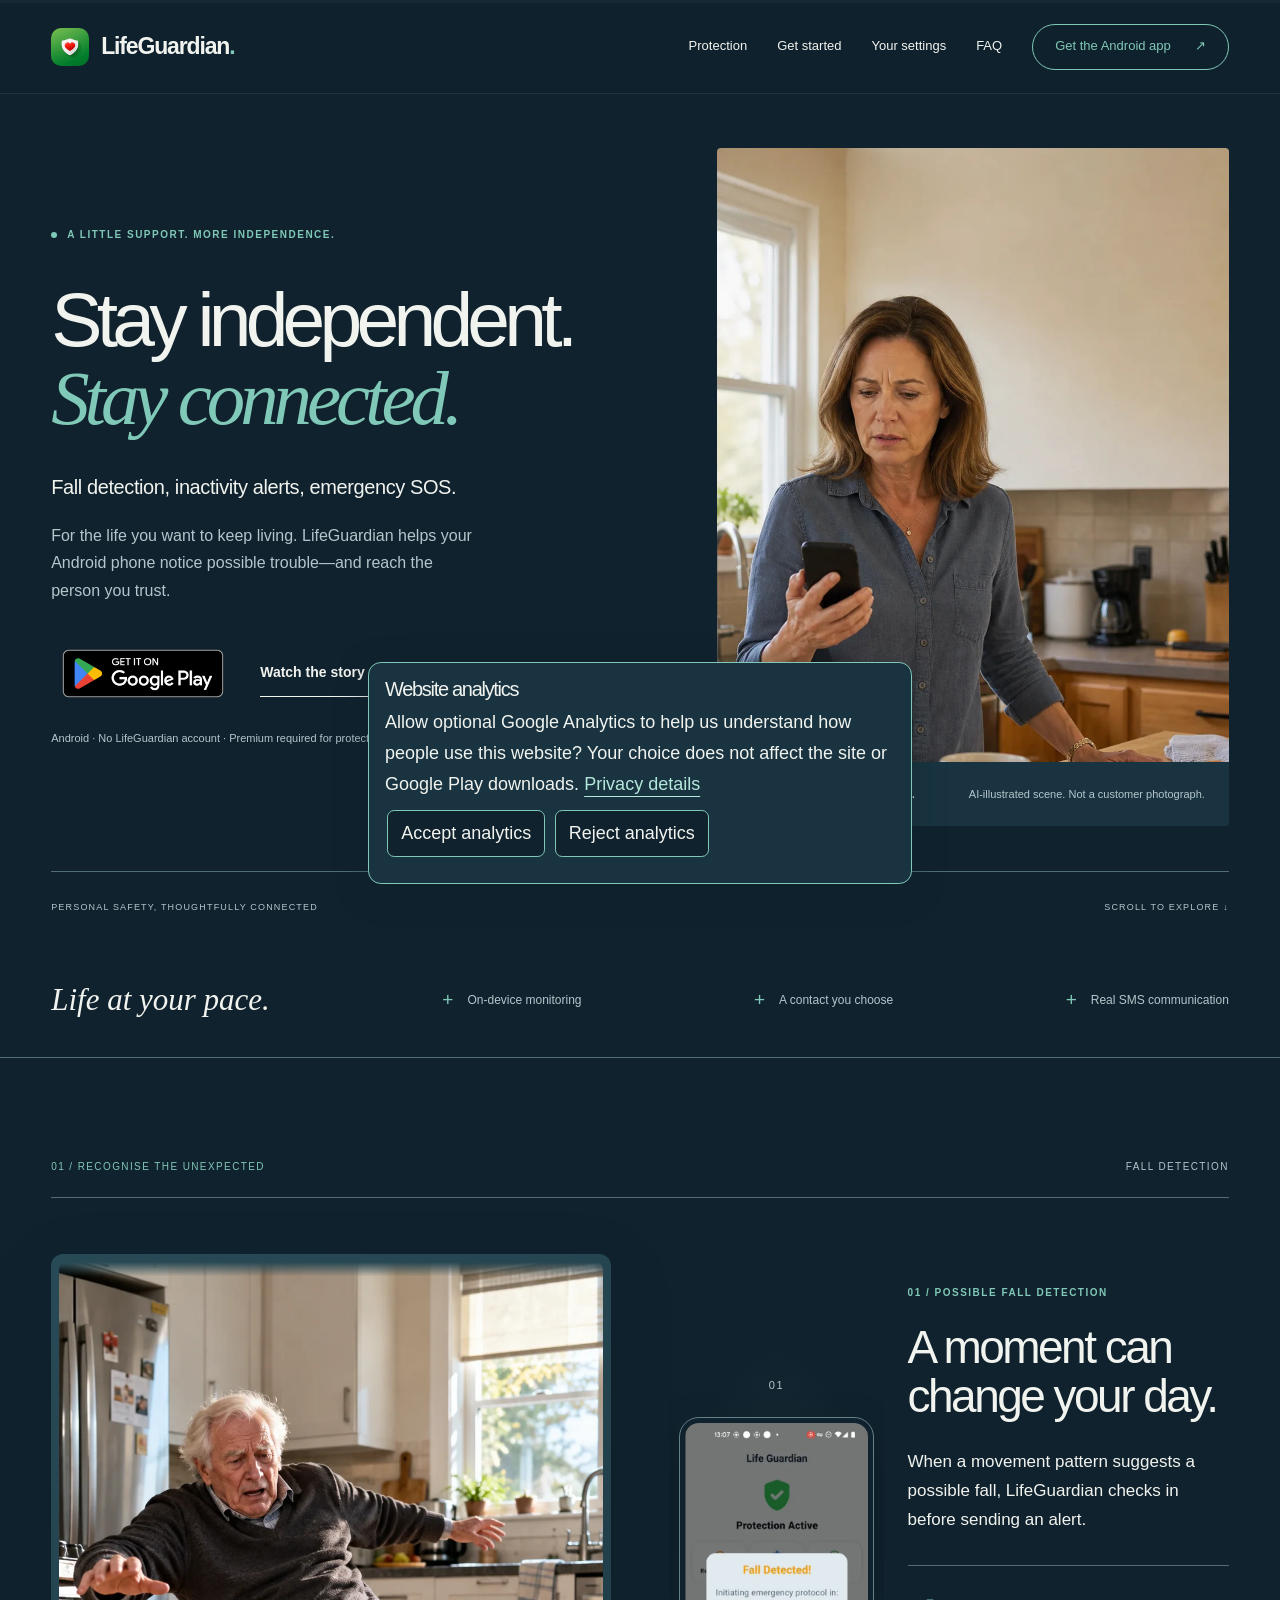
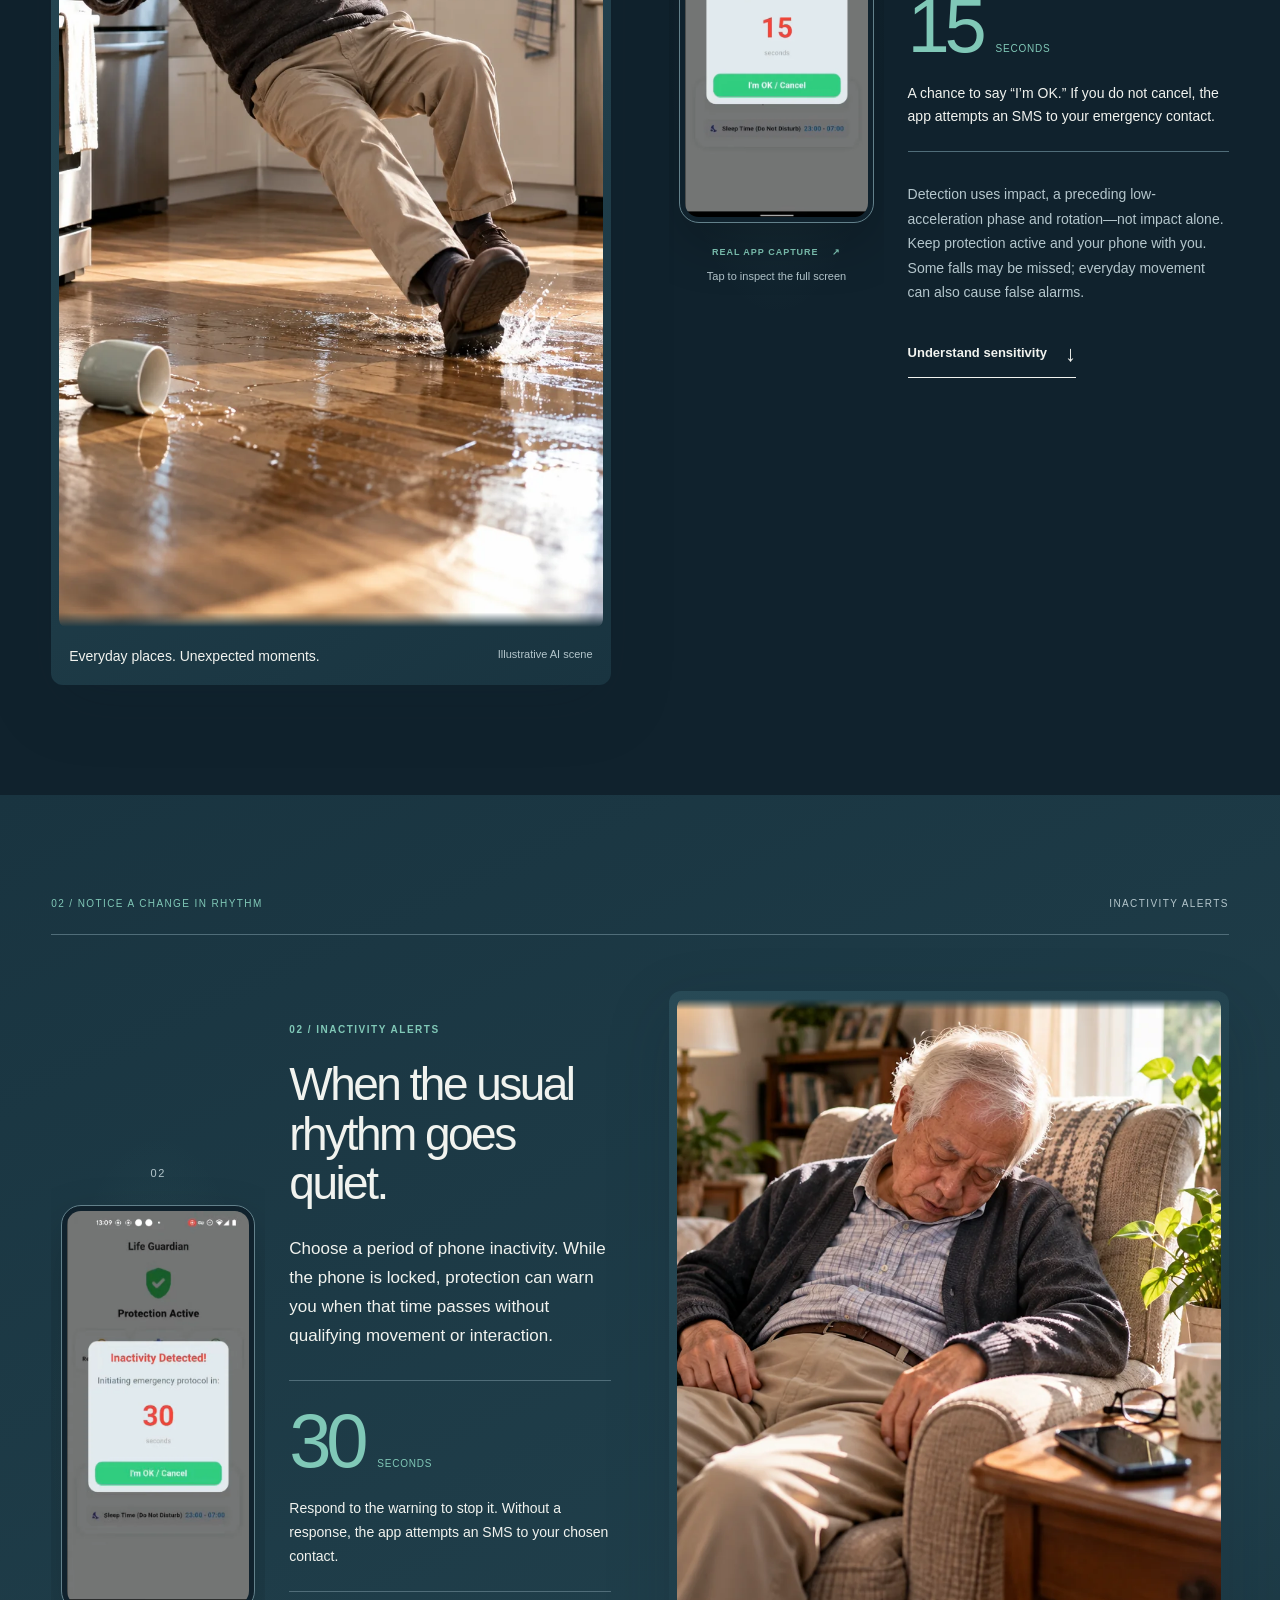
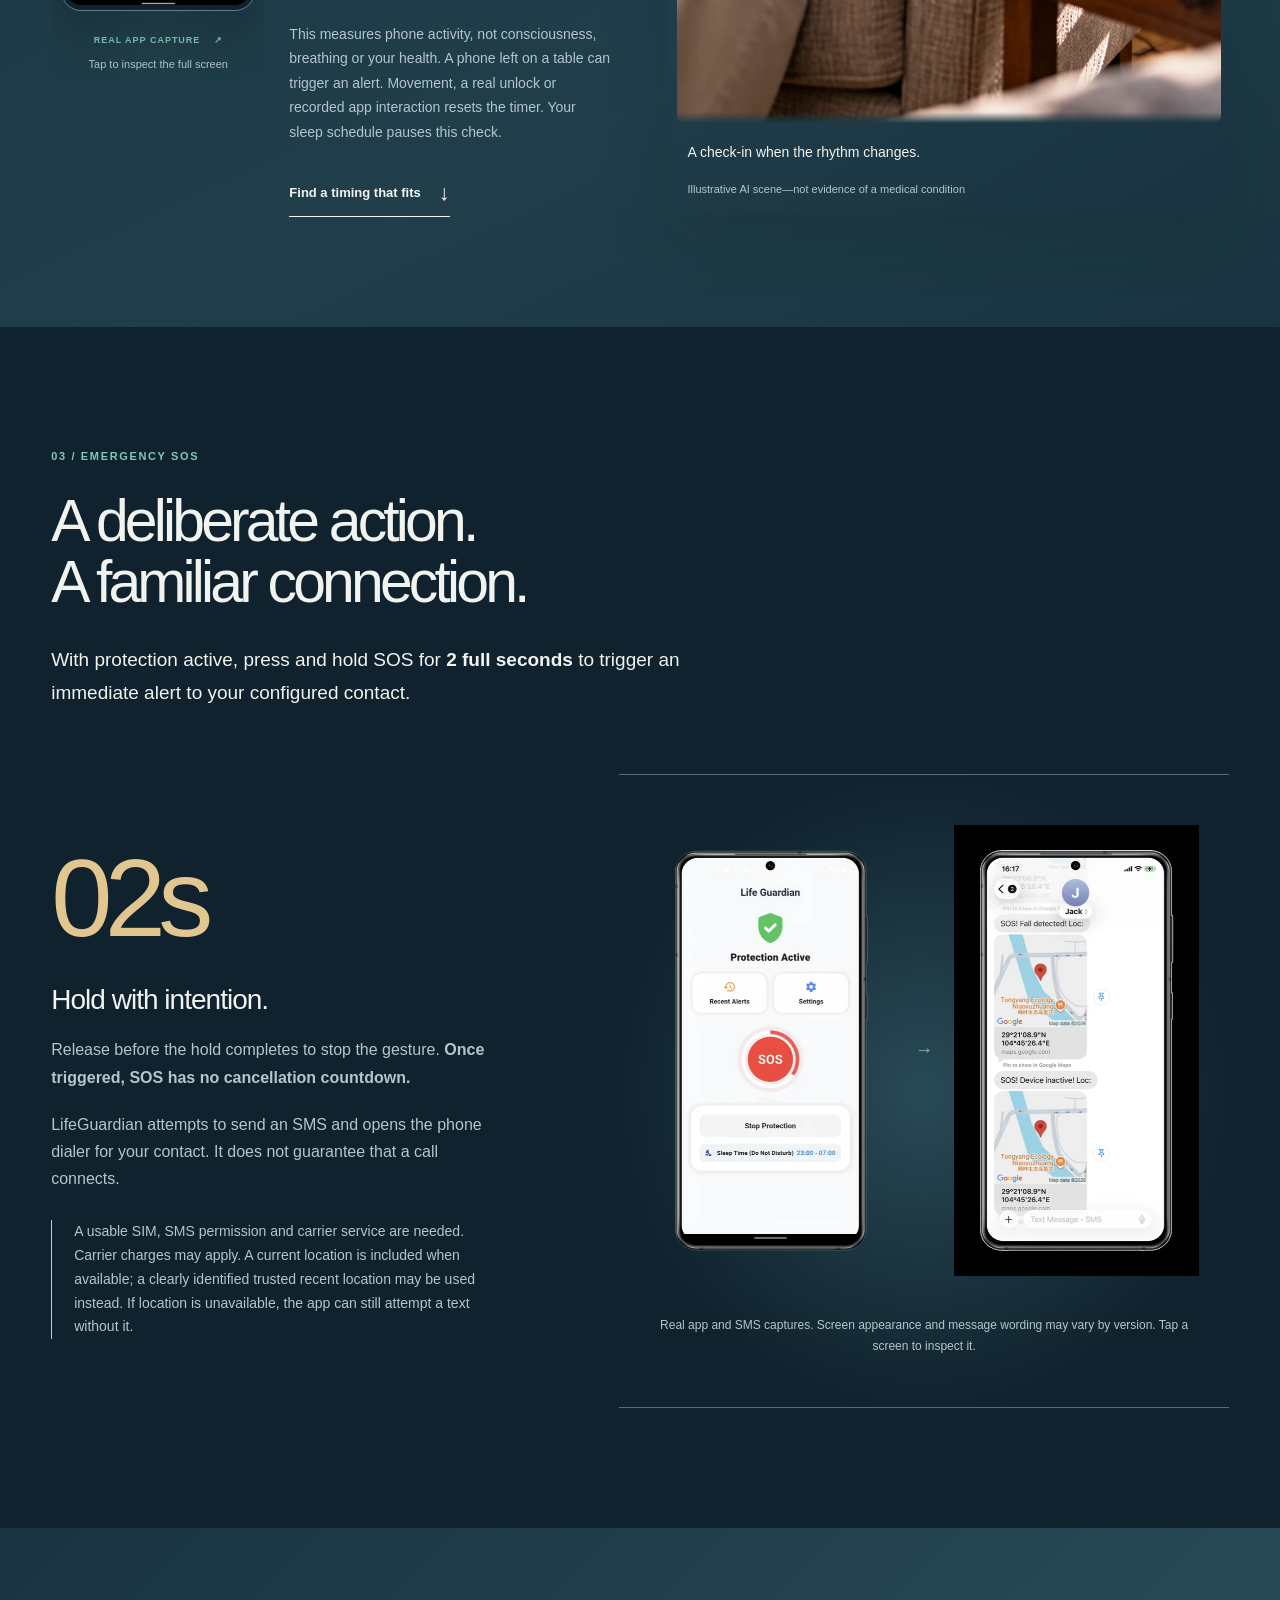
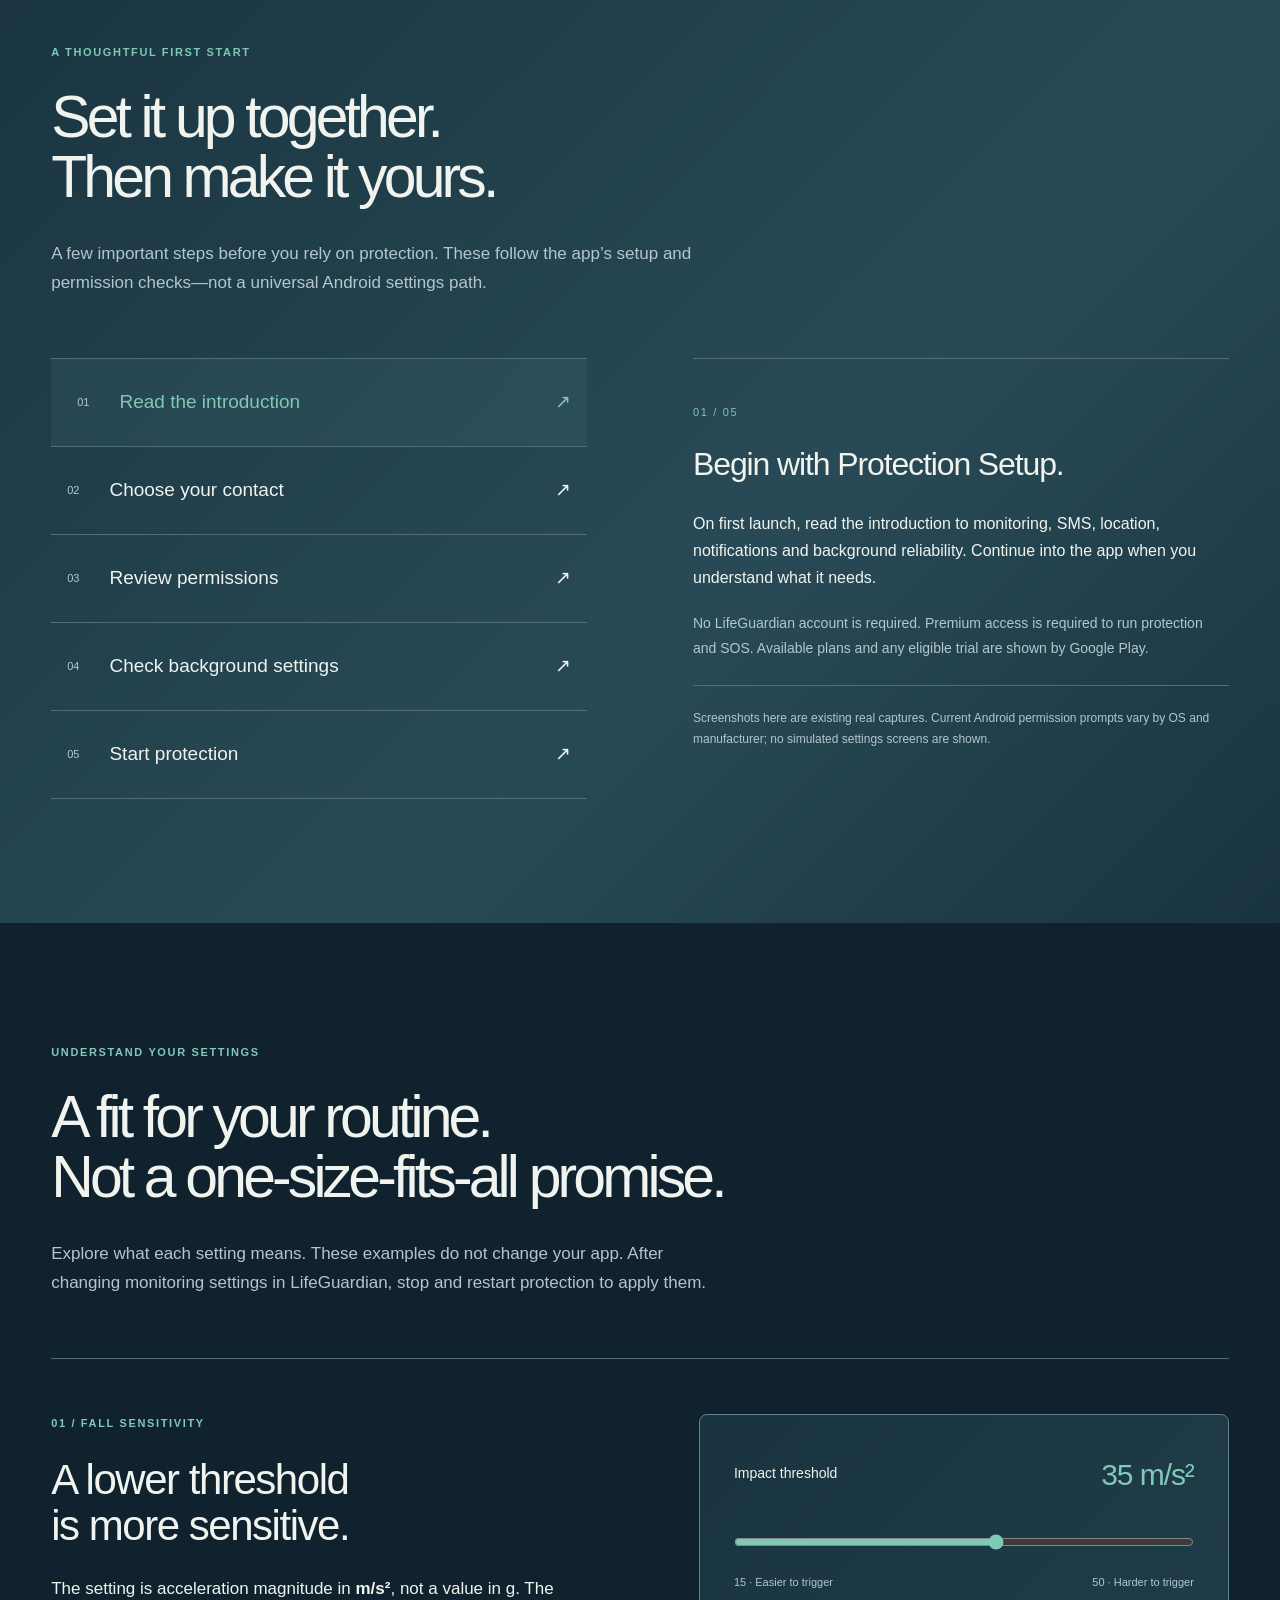
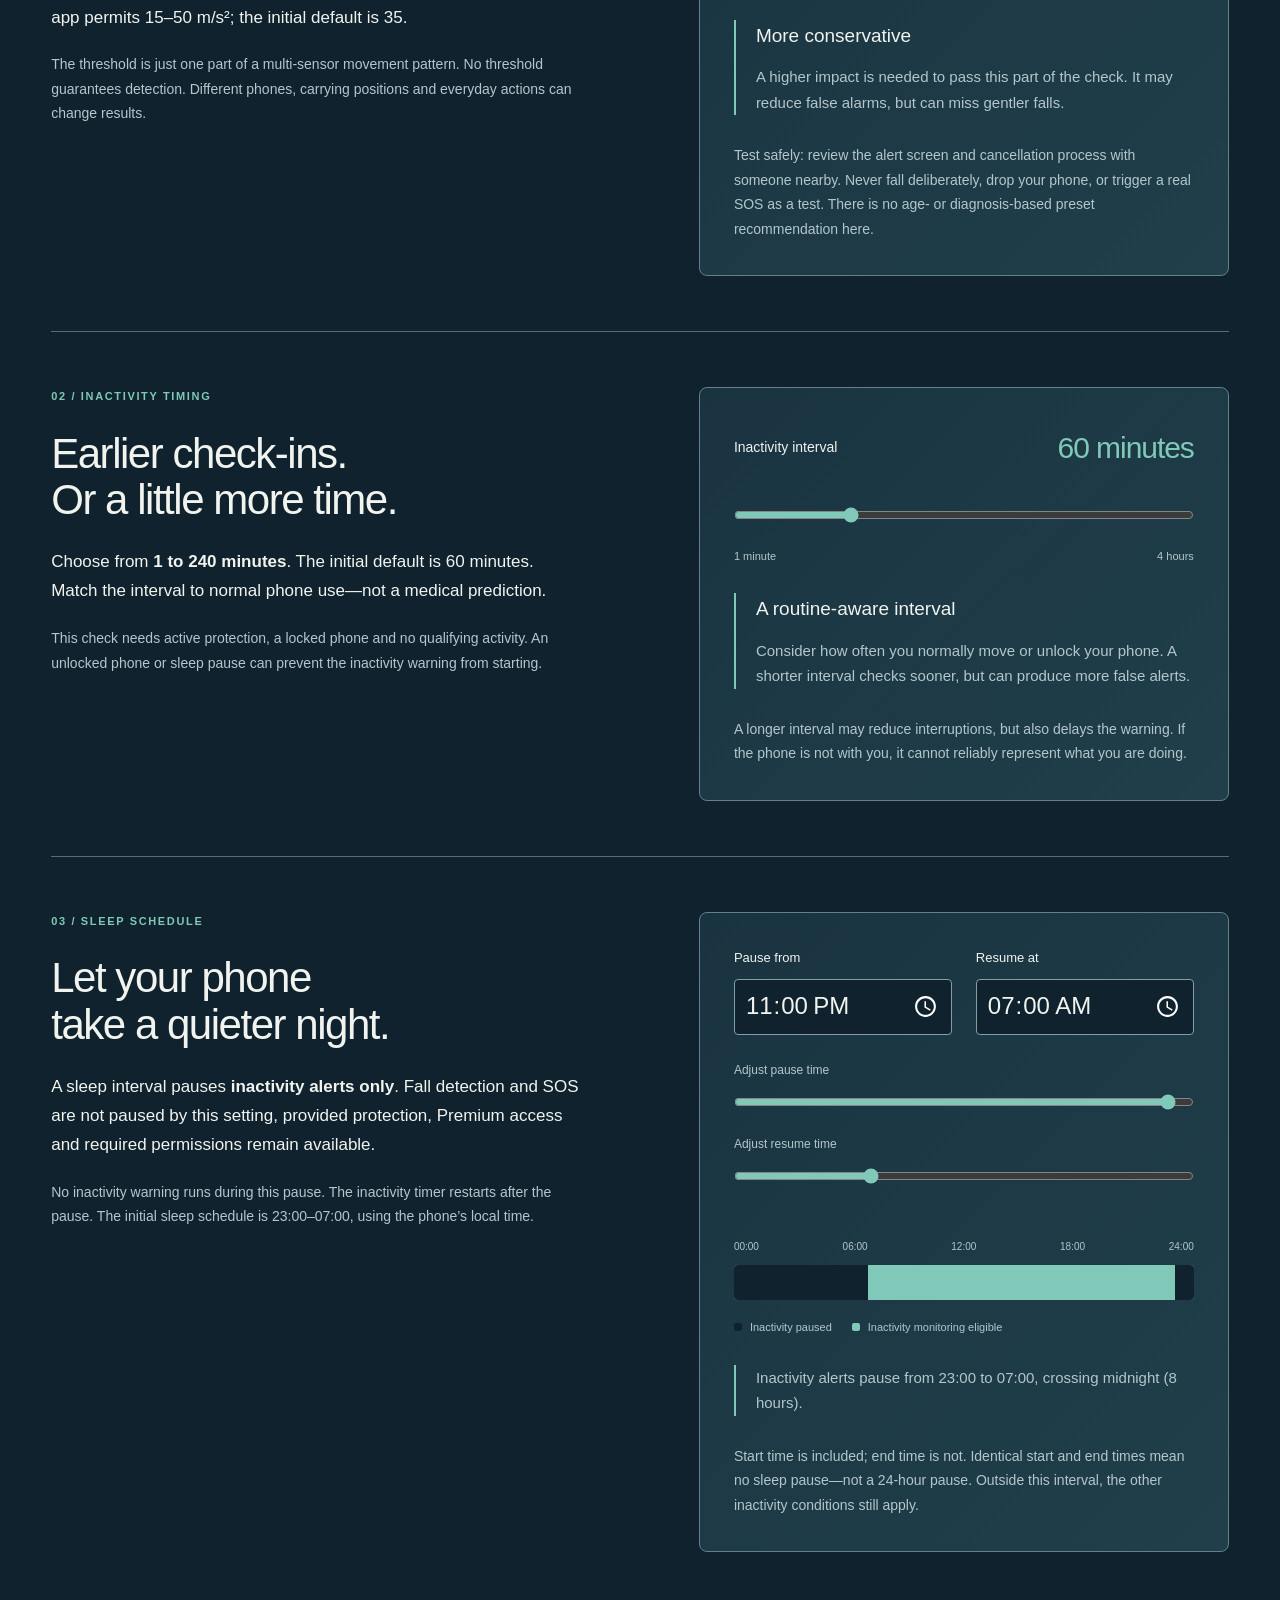
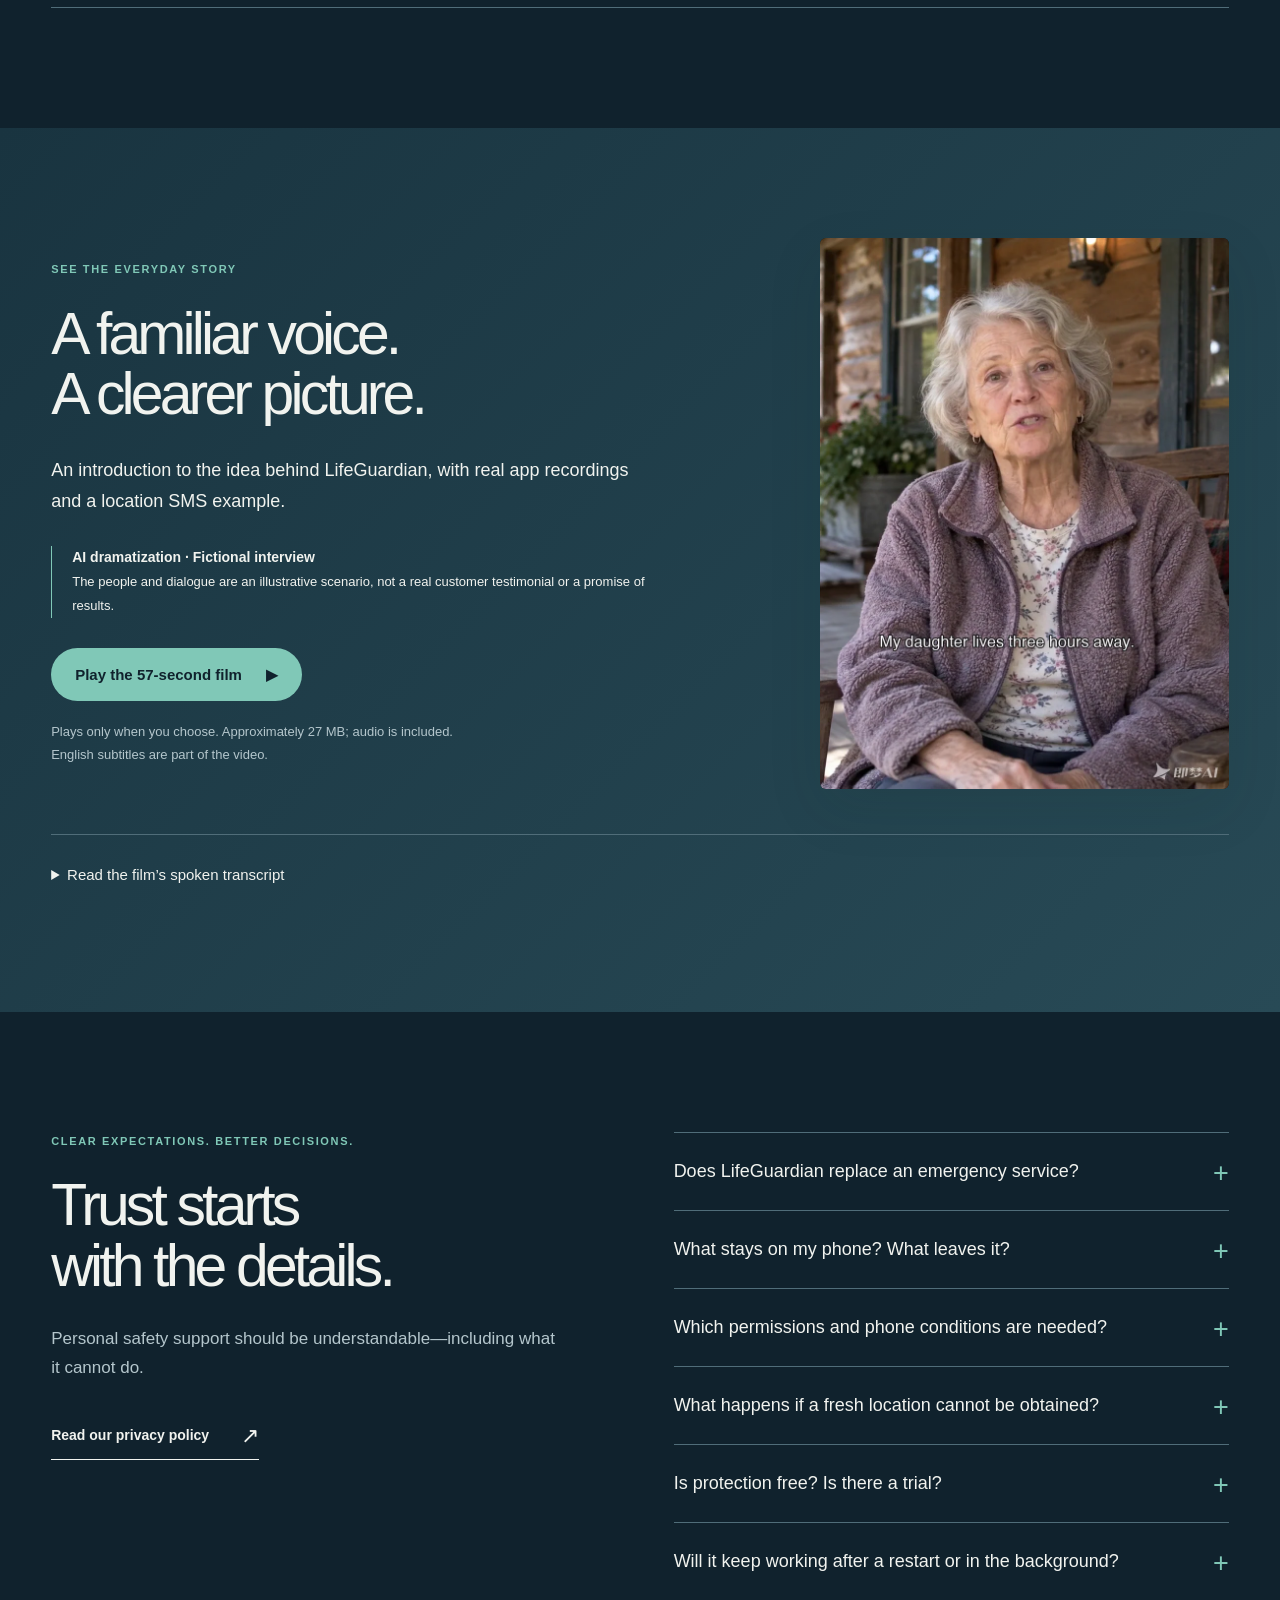
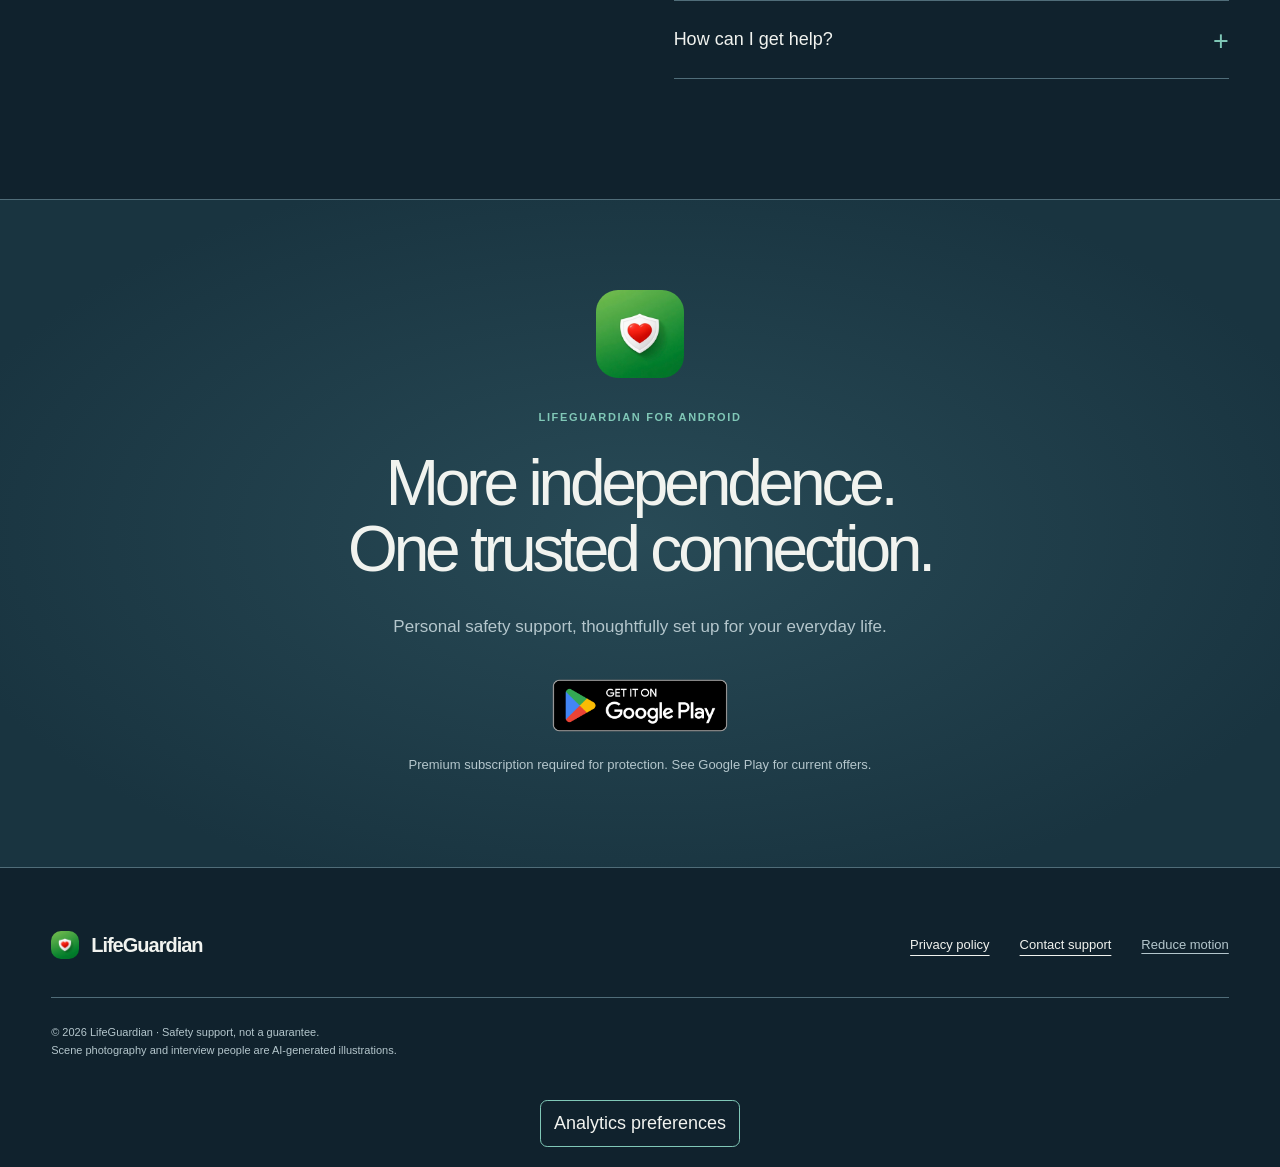
<file: index.html>
<!doctype html>
<html lang="en" translate="no">
<head>
  <meta charset="utf-8"><meta name="viewport" content="width=device-width, initial-scale=1"><meta name="theme-color" content="#102b2b"><meta name="google" content="notranslate">
  <title>LifeGuardian — Stay independent. Stay connected.</title>
  <meta name="description" content="Personal safety support for Android: possible fall detection, phone inactivity alerts and emergency SOS. Understand how LifeGuardian works, its settings and its limitations.">
  <link rel="icon" href="assets/app-icon.png"><link rel="stylesheet" href="styles.css?v=3"><script src="script.js?v=3" defer></script>
</head>
<body>
<div class="reading-progress" aria-hidden="true"><span id="reading-progress"></span></div>
<a class="skip-link" href="#main">Skip to content</a>
<header class="site-header">
  <a href="#top" class="wordmark" aria-label="LifeGuardian home"><img src="assets/app-icon.png" width="38" height="38" alt=""><span>LifeGuardian<span class="wordmark-dot">.</span></span></a>
  <a class="mobile-download" href="https://play.google.com/store/apps/details?id=com.zplstudio.lifeguardian" target="_blank" rel="noopener" aria-label="Get LifeGuardian for Android (opens Google Play in a new tab)">Get app <span aria-hidden="true">↗</span></a>
  <button class="menu-button" type="button" aria-expanded="false" aria-controls="primary-nav">Menu <span aria-hidden="true">☰</span></button>
  <nav id="primary-nav" aria-label="Main navigation"><a href="#protection">Protection</a><a href="#setup">Get started</a><a href="#guides">Your settings</a><a href="#questions">FAQ</a><a class="nav-download" href="https://play.google.com/store/apps/details?id=com.zplstudio.lifeguardian" target="_blank" rel="noopener">Get the Android app <span aria-hidden="true">↗</span><span class="sr-only"> (opens Google Play in a new tab)</span></a></nav>
</header>
<main id="main" tabindex="-1">
  <section class="hero wrap" id="top" aria-labelledby="hero-title">
    <div class="hero-copy"><p class="eyebrow"><span class="status-dot" aria-hidden="true"></span> A little support. More independence.</p><h1 id="hero-title">Stay independent.<br><em>Stay connected.</em></h1><p class="hero-subtitle">Fall detection, inactivity alerts, emergency SOS.</p><p class="intro">For the life you want to keep living. LifeGuardian helps your Android phone notice possible trouble—and reach the person you trust.</p><div class="hero-actions"><a class="play-badge" href="https://play.google.com/store/apps/details?id=com.zplstudio.lifeguardian" target="_blank" rel="noopener" aria-label="Get LifeGuardian on Google Play (opens in a new tab)"><img src="assets/google-play-badge.png" alt="Get it on Google Play" width="646" height="250"></a><a class="text-link" href="#film">Watch the story <span aria-hidden="true">↗</span></a></div><p class="small hero-facts">Android · No LifeGuardian account · Premium required for protection</p></div>
    <figure class="hero-image"><img src="assets/family-900.webp" srcset="assets/family-480.webp 480w, assets/family-900.webp 900w" sizes="(max-width: 900px) 92vw, 44vw" width="941" height="1672" alt="An AI-illustrated everyday kitchen scene, with a woman checking her phone" fetchpriority="high" decoding="async"><figcaption><span class="caption-line" aria-hidden="true"></span>More room for everyday life.<small>AI-illustrated scene. Not a customer photograph.</small></figcaption></figure>
    <div class="hero-edition" aria-hidden="true"><span>PERSONAL SAFETY, THOUGHTFULLY CONNECTED</span><span>SCROLL TO EXPLORE ↓</span></div>
  </section>
  <div class="principles wrap" aria-label="Product principles"><p>Life at your pace.</p><span>On-device monitoring</span><span>A contact you choose</span><span>Real SMS communication</span></div>
  <section class="story-section wrap" id="protection" aria-labelledby="fall-title">
    <div class="chapter-line"><span>01 / RECOGNISE THE UNEXPECTED</span><span>FALL DETECTION</span></div>
    <div class="story-grid">
      <figure class="story-scene" data-reveal="scene"><img src="assets/kitchen-v4-900.webp" srcset="assets/kitchen-v4-480.webp 480w, assets/kitchen-v4-900.webp 900w" sizes="(max-width:900px) 90vw, 47vw" width="941" height="1672" loading="lazy" decoding="async" alt="AI illustration of an older man slipping on a wet kitchen floor"><figcaption><span>Everyday places. Unexpected moments.</span><small>Illustrative AI scene</small></figcaption></figure>
      <div class="story-detail">
        <div class="ui-exhibit" data-reveal="phone"><span class="exhibit-index" aria-hidden="true">01</span><button class="phone-capture" data-image="assets/originals/fall-ui.png" data-title="Actual LifeGuardian fall countdown" aria-label="Enlarge the real fall countdown screen"><img src="assets/fall-ui-480.webp" width="592" height="1280" loading="lazy" alt="Actual LifeGuardian fall alert with a 15-second countdown and an I'm OK cancel action"></button><p class="capture-label">REAL APP CAPTURE <span aria-hidden="true">↗</span></p><p class="capture-hint">Tap to inspect the full screen</p></div>
        <div class="story-copy"><p class="eyebrow" data-reveal="text">01 / Possible fall detection</p><h2 id="fall-title" data-reveal="title">A moment can<br>change your day.</h2><p data-reveal="text">When a movement pattern suggests a possible fall, LifeGuardian checks in before sending an alert.</p><div class="countdown-note" data-reveal="text"><strong>15<span>seconds</span></strong><p>A chance to say “I’m OK.” If you do not cancel, the app attempts an SMS to your emergency contact.</p></div><p class="small" data-reveal="text">Detection uses impact, a preceding low-acceleration phase and rotation—not impact alone. Keep protection active and your phone with you. Some falls may be missed; everyday movement can also cause false alarms.</p><a class="text-link" data-reveal="text" href="#sensitivity">Understand sensitivity <span aria-hidden="true">↓</span></a></div>
      </div>
    </div>
  </section>
  <section class="light-section" id="inactivity" aria-labelledby="inactivity-title"><div class="story-section mirror wrap">
    <div class="chapter-line"><span>02 / NOTICE A CHANGE IN RHYTHM</span><span>INACTIVITY ALERTS</span></div>
    <div class="story-grid">
      <figure class="story-scene" data-reveal="scene"><img src="assets/sofa-v4-900.webp" srcset="assets/sofa-v4-480.webp 480w, assets/sofa-v4-900.webp 900w" sizes="(max-width:900px) 90vw, 47vw" width="941" height="1254" loading="lazy" decoding="async" alt="AI illustration of an older man resting with his head tilted on an upholstered armchair beside his phone"><figcaption><span>A check-in when the rhythm changes.</span><small>Illustrative AI scene—not evidence of a medical condition</small></figcaption></figure>
      <div class="story-detail">
        <div class="ui-exhibit" data-reveal="phone"><span class="exhibit-index" aria-hidden="true">02</span><button class="phone-capture" data-image="assets/originals/inactivity-ui.png" data-title="Actual LifeGuardian inactivity countdown" aria-label="Enlarge the real inactivity alert screen"><img src="assets/inactivity-ui-480.webp" width="592" height="1280" loading="lazy" alt="Actual LifeGuardian inactivity alert with a 30-second countdown"></button><p class="capture-label">REAL APP CAPTURE <span aria-hidden="true">↗</span></p><p class="capture-hint">Tap to inspect the full screen</p></div>
        <div class="story-copy"><p class="eyebrow" data-reveal="text">02 / Inactivity alerts</p><h2 id="inactivity-title" data-reveal="title">When the usual<br>rhythm goes quiet.</h2><p data-reveal="text">Choose a period of phone inactivity. While the phone is locked, protection can warn you when that time passes without qualifying movement or interaction.</p><div class="countdown-note" data-reveal="text"><strong>30<span>seconds</span></strong><p>Respond to the warning to stop it. Without a response, the app attempts an SMS to your chosen contact.</p></div><p class="small" data-reveal="text">This measures phone activity, not consciousness, breathing or your health. A phone left on a table can trigger an alert. Movement, a real unlock or recorded app interaction resets the timer. Your sleep schedule pauses this check.</p><a class="text-link" data-reveal="text" href="#timing">Find a timing that fits <span aria-hidden="true">↓</span></a></div>
      </div>
    </div>
  </div></section>
  <section class="sos-section wrap" id="sos" aria-labelledby="sos-title"><div class="sos-heading reveal"><p class="eyebrow">03 / Emergency SOS</p><h2 id="sos-title">A deliberate action.<br>A familiar connection.</h2><p>With protection active, press and hold SOS for <strong>2 full seconds</strong> to trigger an immediate alert to your configured contact.</p></div><div class="sos-layout"><div class="sos-copy reveal"><span class="outline-number" aria-hidden="true">02s</span><h3>Hold with intention.</h3><p>Release before the hold completes to stop the gesture. <strong>Once triggered, SOS has no cancellation countdown.</strong></p><p>LifeGuardian attempts to send an SMS and opens the phone dialer for your contact. It does not guarantee that a call connects.</p><div class="notice">A usable SIM, SMS permission and carrier service are needed. Carrier charges may apply. A current location is included when available; a clearly identified trusted recent location may be used instead. If location is unavailable, the app can still attempt a text without it.</div></div><div class="sos-screens reveal"><button class="capture-button" data-image="assets/originals/sos-hold.png" data-title="Actual LifeGuardian SOS press-and-hold screenshot" aria-label="Enlarge the complete original SOS press-and-hold screenshot"><img src="assets/sos-hold-480.webp" srcset="assets/sos-hold-480.webp 480w, assets/sos-hold-900.webp 900w" sizes="(max-width:650px) 40vw, 22vw" width="1493" height="2753" loading="lazy" alt="Actual LifeGuardian screenshot showing the red SOS button with its press-and-hold progress ring"></button><span class="connection-line" aria-hidden="true">→</span><button class="capture-button" data-image="assets/sms-ui-900.webp" data-title="Actual location SMS screenshot" aria-label="Enlarge the original location SMS screenshot"><img src="assets/sms-ui-480.webp" width="1493" height="2753" loading="lazy" alt="Original location alert SMS capture showing message text, location link and map preview"></button><p class="small capture-caption">Real app and SMS captures. Screen appearance and message wording may vary by version. Tap a screen to inspect it.</p></div></div></section>
  <section class="setup-section" id="setup" aria-labelledby="setup-title"><div class="wrap"><div class="section-heading reveal"><p class="eyebrow">A thoughtful first start</p><h2 id="setup-title">Set it up together.<br>Then make it yours.</h2><p>A few important steps before you rely on protection. These follow the app’s setup and permission checks—not a universal Android settings path.</p></div><div class="setup-layout"><ol class="setup-steps" aria-label="First-time setup steps">
    <li><button data-step="0" class="active" aria-expanded="true" aria-controls="setup-panel"><span>01</span> Read the introduction <span aria-hidden="true">↗</span></button></li><li><button data-step="1" aria-expanded="false" aria-controls="setup-panel"><span>02</span> Choose your contact <span aria-hidden="true">↗</span></button></li><li><button data-step="2" aria-expanded="false" aria-controls="setup-panel"><span>03</span> Review permissions <span aria-hidden="true">↗</span></button></li><li><button data-step="3" aria-expanded="false" aria-controls="setup-panel"><span>04</span> Check background settings <span aria-hidden="true">↗</span></button></li><li><button data-step="4" aria-expanded="false" aria-controls="setup-panel"><span>05</span> Start protection <span aria-hidden="true">↗</span></button></li>
    </ol><div id="setup-panel" class="setup-panel" role="region" aria-label="Selected setup instructions" aria-live="polite"><span class="step-counter" id="step-counter">01 / 05</span><h3 id="step-title">Begin with Protection Setup.</h3><p id="step-description">On first launch, read the introduction to monitoring, SMS, location, notifications and background reliability. Continue into the app when you understand what it needs.</p><p id="step-detail" class="small">No LifeGuardian account is required. Premium access is required to run protection and SOS. Available plans and any eligible trial are shown by Google Play.</p><figure id="step-figure" hidden><img id="step-image" width="480" height="300" alt=""><figcaption id="step-caption"></figcaption></figure><p class="setup-footnote">Screenshots here are existing real captures. Current Android permission prompts vary by OS and manufacturer; no simulated settings screens are shown.</p></div></div></div></section>
  <section class="guides wrap" id="guides" aria-labelledby="guides-title"><div class="section-heading reveal"><p class="eyebrow">Understand your settings</p><h2 id="guides-title">A fit for your routine.<br>Not a one-size-fits-all promise.</h2><p>Explore what each setting means. These examples do not change your app. After changing monitoring settings in LifeGuardian, stop and restart protection to apply them.</p></div>
    <article class="guide-card" id="sensitivity"><div><p class="eyebrow">01 / Fall sensitivity</p><h3>A lower threshold<br>is more sensitive.</h3><p>The setting is acceleration magnitude in <strong>m/s²</strong>, not a value in g. The app permits 15–50 m/s²; the initial default is 35.</p><p class="small">The threshold is just one part of a multi-sensor movement pattern. No threshold guarantees detection. Different phones, carrying positions and everyday actions can change results.</p></div><div class="guide-control"><label for="fall-range">Impact threshold <output id="fall-value" for="fall-range">35 m/s²</output></label><input id="fall-range" type="range" min="15" max="50" step="1" value="35" aria-describedby="fall-explanation"><div class="range-extremes"><span>15 · Easier to trigger</span><span>50 · Harder to trigger</span></div><div class="interactive-result" id="fall-explanation" aria-live="polite"><strong>More conservative</strong><p>A higher impact is needed to pass this part of the check. It may reduce false alarms, but can miss gentler falls.</p></div><p class="small">Test safely: review the alert screen and cancellation process with someone nearby. Never fall deliberately, drop your phone, or trigger a real SOS as a test. There is no age- or diagnosis-based preset recommendation here.</p></div></article>
    <article class="guide-card" id="timing"><div><p class="eyebrow">02 / Inactivity timing</p><h3>Earlier check-ins.<br>Or a little more time.</h3><p>Choose from <strong>1 to 240 minutes</strong>. The initial default is 60 minutes. Match the interval to normal phone use—not a medical prediction.</p><p class="small">This check needs active protection, a locked phone and no qualifying activity. An unlocked phone or sleep pause can prevent the inactivity warning from starting.</p></div><div class="guide-control"><label for="inactivity-range">Inactivity interval <output id="inactivity-value" for="inactivity-range">60 minutes</output></label><input id="inactivity-range" type="range" min="1" max="240" step="1" value="60" aria-describedby="inactivity-explanation"><div class="range-extremes"><span>1 minute</span><span>4 hours</span></div><div class="interactive-result" id="inactivity-explanation" aria-live="polite"><strong>A routine-aware interval</strong><p>Consider how often you normally move or unlock your phone. A shorter interval checks sooner, but can produce more false alerts.</p></div><p class="small">A longer interval may reduce interruptions, but also delays the warning. If the phone is not with you, it cannot reliably represent what you are doing.</p></div></article>
    <article class="guide-card sleep-card" id="sleep"><div><p class="eyebrow">03 / Sleep schedule</p><h3>Let your phone<br>take a quieter night.</h3><p>A sleep interval pauses <strong>inactivity alerts only</strong>. Fall detection and SOS are not paused by this setting, provided protection, Premium access and required permissions remain available.</p><p class="small">No inactivity warning runs during this pause. The inactivity timer restarts after the pause. The initial sleep schedule is 23:00–07:00, using the phone’s local time.</p></div><div class="guide-control"><div class="time-fields"><label for="sleep-start">Pause from<input id="sleep-start" type="time" value="23:00" required></label><label for="sleep-end">Resume at<input id="sleep-end" type="time" value="07:00" required></label></div><div class="day-labels" aria-hidden="true"><span>00:00</span><span>06:00</span><span>12:00</span><span>18:00</span><span>24:00</span></div><div class="day-track" id="day-track" aria-hidden="true"><span class="sleep-segment" style="left:0%;width:29.1667%"></span><span class="sleep-segment" style="left:95.8333%;width:4.1667%"></span></div><div class="legend"><span><i class="legend-paused"></i> Inactivity paused</span><span><i></i> Inactivity monitoring eligible</span></div><p id="sleep-explanation" class="interactive-result" aria-live="polite">Inactivity alerts pause from 23:00 to 07:00, crossing midnight (8 hours).</p><p class="small">Start time is included; end time is not. Identical start and end times mean no sleep pause—not a 24-hour pause. Outside this interval, the other inactivity conditions still apply.</p></div></article>
  </section>
  <section class="film-section" id="film" aria-labelledby="film-title"><div class="wrap film-layout"><div class="reveal"><p class="eyebrow">See the everyday story</p><h2 id="film-title">A familiar voice.<br>A clearer picture.</h2><p>An introduction to the idea behind LifeGuardian, with real app recordings and a location SMS example.</p><p class="disclosure">AI dramatization · Fictional interview<br><span>The people and dialogue are an illustrative scenario, not a real customer testimonial or a promise of results.</span></p><button class="button button-light" id="film-toggle" type="button" aria-controls="product-film">Play the 57-second film <span aria-hidden="true">▶</span></button><p class="small">Plays only when you choose. Approximately 27 MB; audio is included. English subtitles are part of the video.</p><noscript><a href="assets/lifeguardian-film.mp4">Open the demonstration video</a></noscript></div><div class="film-frame"><video id="product-film" controls playsinline preload="none" poster="assets/film-poster-900.webp" width="832" height="1120" data-src="assets/lifeguardian-film.mp4" aria-label="LifeGuardian fictional interview and real app demonstration"></video></div></div><div class="wrap"><details class="transcript"><summary>Read the film’s spoken transcript</summary><div>
    <p><strong>Interviewer:</strong> How does your daughter feel about you living alone?</p><p><strong>Woman:</strong> My daughter lives three hours away. She worries about me living alone.</p><p><strong>Interviewer:</strong> What used to worry you most about living alone?</p><p><strong>Woman:</strong> I used to worry something might happen when I was alone. What if nobody knew? Or I couldn’t call my family. But my daughter found a way to help. She installed an app called LifeGuardian on my phone. It watches for possible falls and long periods without activity.</p><p><strong>Interviewer:</strong> What happens if it detects something unusual?</p><p><strong>Woman:</strong> It warns me first. If I don’t respond, it can text my daughter my location.</p><p><strong>Interviewer:</strong> Do you have to keep checking it?</p><p><strong>Woman:</strong> No. Once I start it, it works quietly on my phone. I don’t even need an account.</p><p><strong>Interviewer:</strong> Does that help your daughter worry less?</p><p><strong>Woman:</strong> We still talk every day. But knowing there’s another way to reach her gives us both some peace of mind.</p>
  </div></details></div></section>
  <section class="questions-section wrap" id="questions" aria-labelledby="questions-title"><div class="questions-intro reveal"><p class="eyebrow">Clear expectations. Better decisions.</p><h2 id="questions-title">Trust starts<br>with the details.</h2><p>Personal safety support should be understandable—including what it cannot do.</p><a class="text-link" href="privacy.html">Read our privacy policy <span aria-hidden="true">↗</span></a></div><div class="faq-list">
    <details><summary>Does LifeGuardian replace an emergency service?</summary><p>No. Detection and SMS delivery are not guaranteed. LifeGuardian is not a medical device and cannot replace professional care, a dedicated emergency device or local emergency services. If you can, contact emergency services directly when you need urgent help.</p></details>
    <details><summary>What stays on my phone? What leaves it?</summary><p>Core motion and inactivity monitoring run on your device. No LifeGuardian account is needed. When an alert is sent, its text and available location go to your contact through your mobile carrier—not an end-to-end encrypted messenger. Google Play, map links and other platform services have their own data practices. See the full privacy policy for details.</p></details>
    <details><summary>Which permissions and phone conditions are needed?</summary><p>The app checks location, SMS and display-over-other-apps permission before starting protection, and requests notification permission. A foreground notification and device-specific battery/background settings help operation. This release does not request Android’s background-location permission. Location availability still depends on Android restrictions, signal and device state; “foreground service” is not a guarantee of uninterrupted access.</p></details>
    <details><summary>What happens if a fresh location cannot be obtained?</summary><p>The app can use a trusted recent location, identified with its original time. If no suitable location is available, it can still attempt an SMS without a location link. A current fix, exact accuracy or successful SMS delivery is never guaranteed.</p></details>
    <details><summary>Is protection free? Is there a trial?</summary><p>Active Premium access is required for protection, automatic alerts and SOS. Monthly and yearly options, current prices and any eligible free trial are shown by Google Play. Availability and eligibility depend on the offer returned at checkout. Do not assume a trial is available or that an expired subscription continues protection.</p></details>
    <details><summary>Will it keep working after a restart or in the background?</summary><p>Android and manufacturers can restrict background operation. Keep required permissions available, review battery settings, and look for the active protection notification. After a reboot or force-stop, open LifeGuardian and confirm protection has been started again. Do not assume protection has resumed automatically.</p></details>
    <details><summary>How can I get help?</summary><p>Use Help in the app for guidance. For product support, contact <a href="mailto:zplyy.studio@gmail.com">zplyy.studio@gmail.com</a>, the support address listed on Google Play. Include your phone model and Android version, but do not send private contacts or precise location unnecessarily.</p></details>
  </div></section>
  <section class="download-section wrap" id="download" aria-labelledby="download-title"><img src="assets/app-icon.png" width="88" height="88" loading="lazy" alt="LifeGuardian app icon"><p class="eyebrow">LifeGuardian for Android</p><h2 id="download-title">More independence.<br>One trusted connection.</h2><p>Personal safety support, thoughtfully set up for your everyday life.</p><a class="play-badge" href="https://play.google.com/store/apps/details?id=com.zplstudio.lifeguardian" target="_blank" rel="noopener" aria-label="Download LifeGuardian from Google Play (opens in a new tab)"><img src="assets/google-play-badge.png" width="646" height="250" alt="Get it on Google Play" loading="lazy"></a><p class="small">Premium subscription required for protection. See Google Play for current offers.</p></section>
</main>
<footer class="site-footer wrap"><a class="wordmark" href="#top"><img src="assets/app-icon.png" width="28" height="28" alt="">LifeGuardian</a><div><a href="privacy.html">Privacy policy</a><a href="mailto:zplyy.studio@gmail.com">Contact support</a><button id="motion-toggle" type="button" aria-pressed="false">Reduce motion</button></div><p>© 2026 LifeGuardian · Safety support, not a guarantee.<br>Scene photography and interview people are AI-generated illustrations.</p></footer>
<dialog id="screen-dialog" aria-labelledby="screen-dialog-title"><div class="dialog-heading"><h2 id="screen-dialog-title">Actual app capture</h2><button id="close-dialog" class="button" type="button">Close <span aria-hidden="true">×</span></button></div><img id="dialog-image" alt=""><p class="small">Original screen content, not a simulated interface. Appearance may vary by version.</p><a id="full-screen-image" class="text-link" target="_blank" rel="noopener">Open full-size image in a new tab <span aria-hidden="true">↗</span></a></dialog>
<section class="analytics-choice" id="analytics-choice" aria-labelledby="analytics-title" hidden>
  <h2 id="analytics-title">Website analytics</h2>
  <p>Allow optional Google Analytics to help us understand how people use this website? Your choice does not affect the site or Google Play downloads. <a href="privacy.html#website-analytics">Privacy details</a></p>
  <button type="button" data-analytics-accept>Accept analytics</button>
  <button type="button" data-analytics-reject>Reject analytics</button>
  <p id="analytics-status" role="status"></p>
</section>
<div class="analytics-footer"><button id="analytics-preferences" type="button" aria-controls="analytics-choice" aria-expanded="false">Analytics preferences</button></div>
<link rel="stylesheet" href="analytics.css">
<script src="analytics.js" defer></script>
</body></html>
</file>
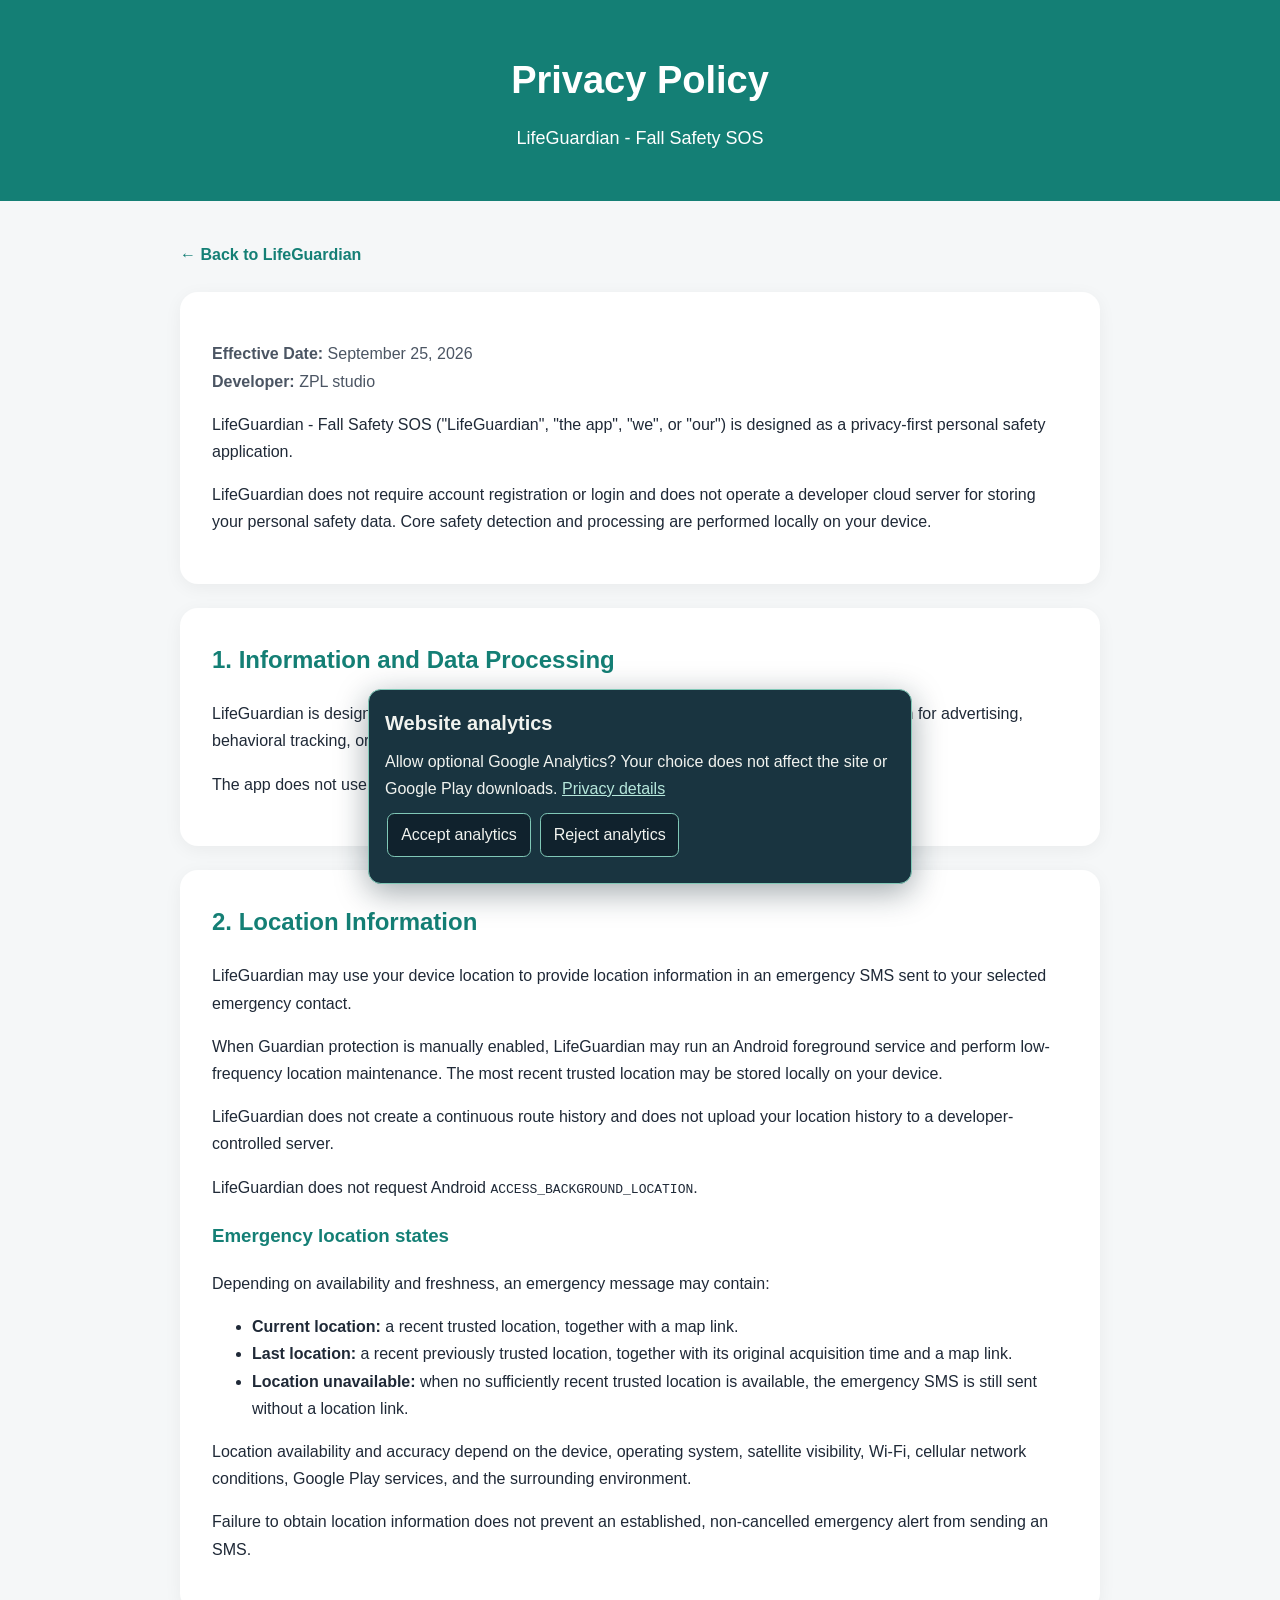
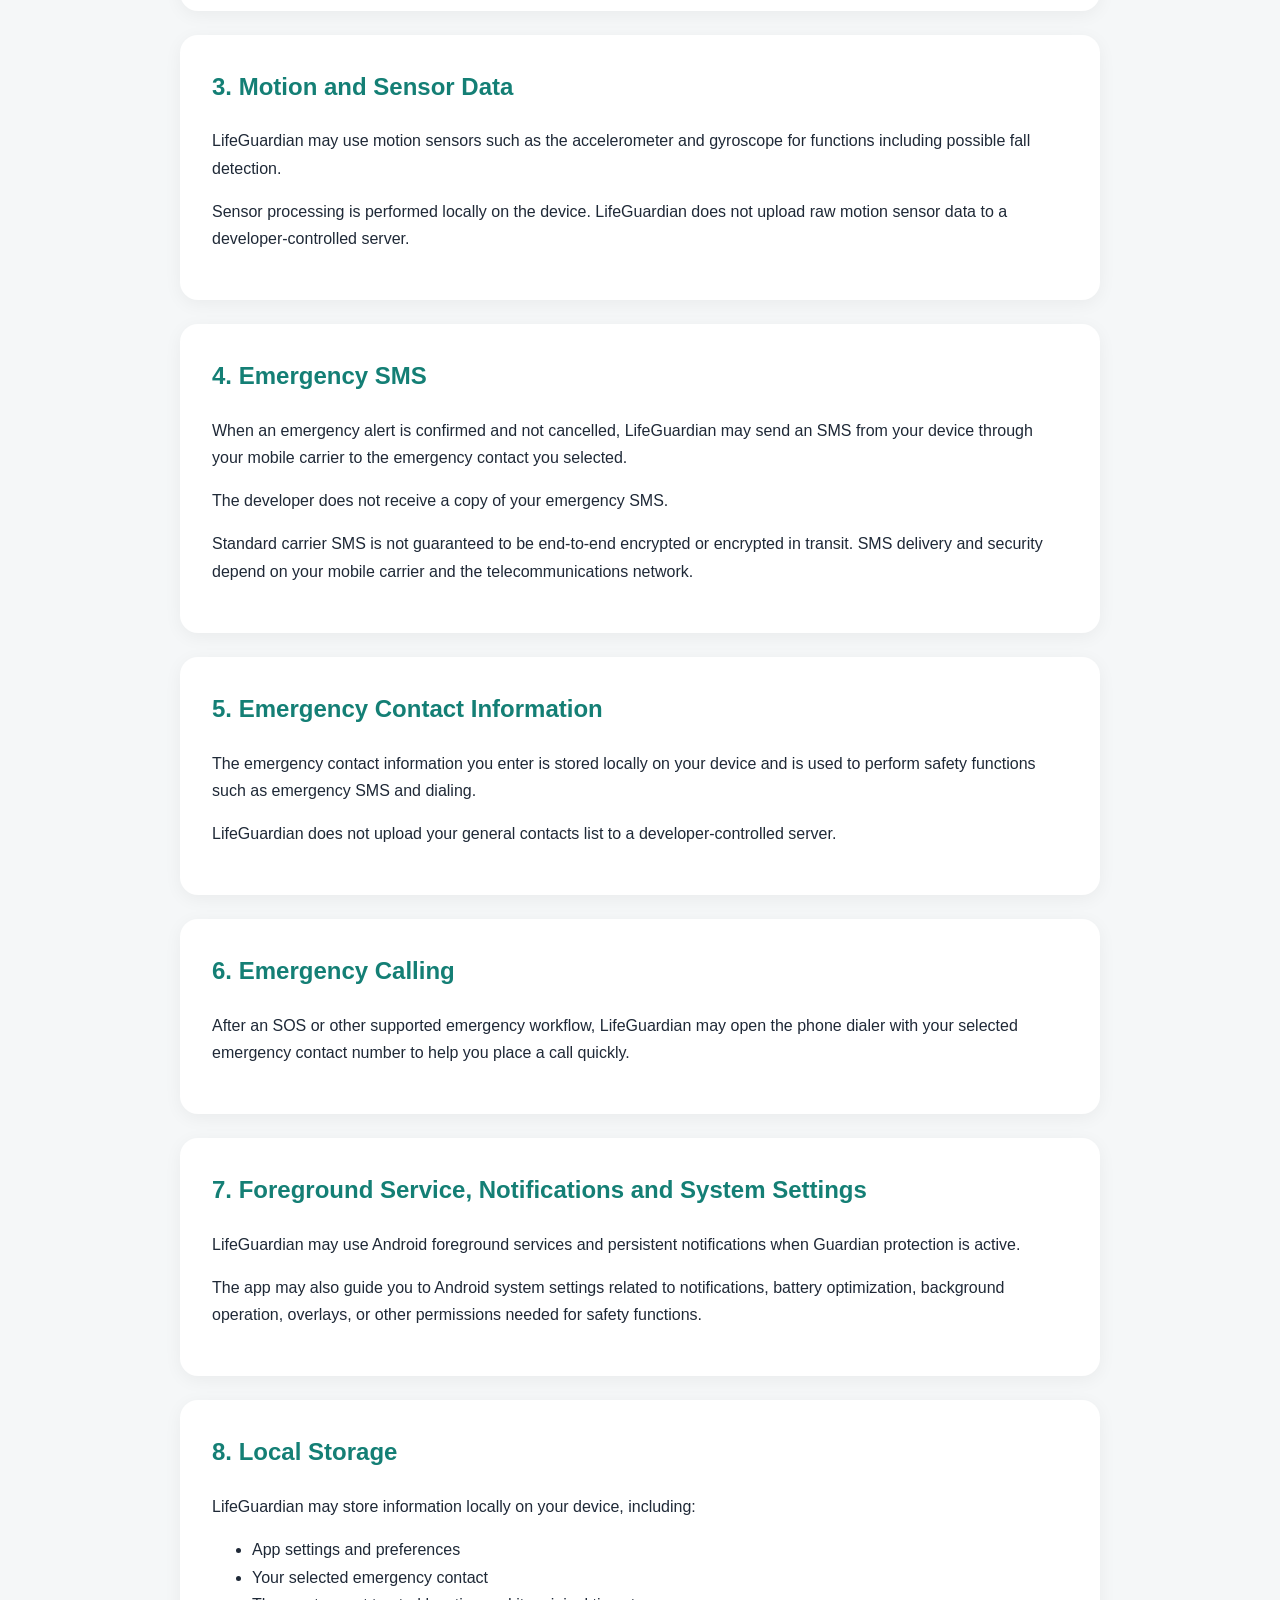
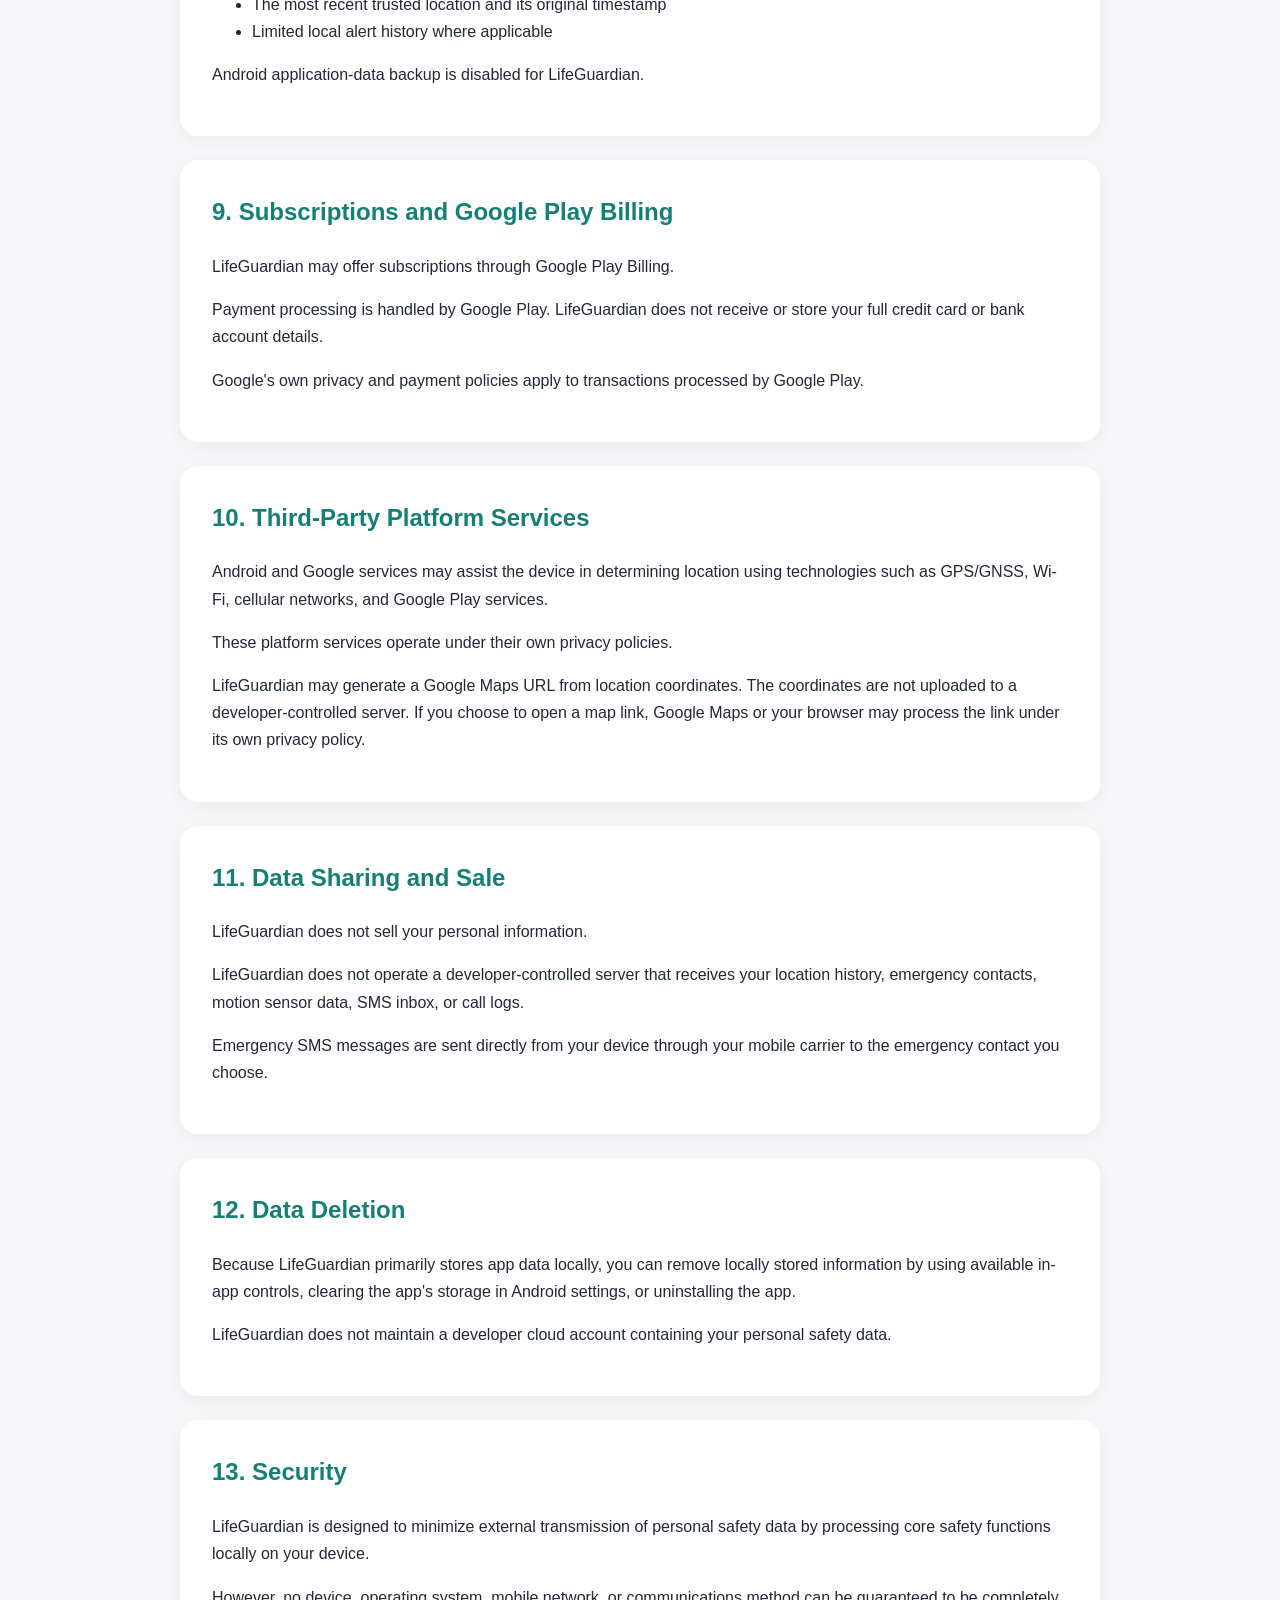
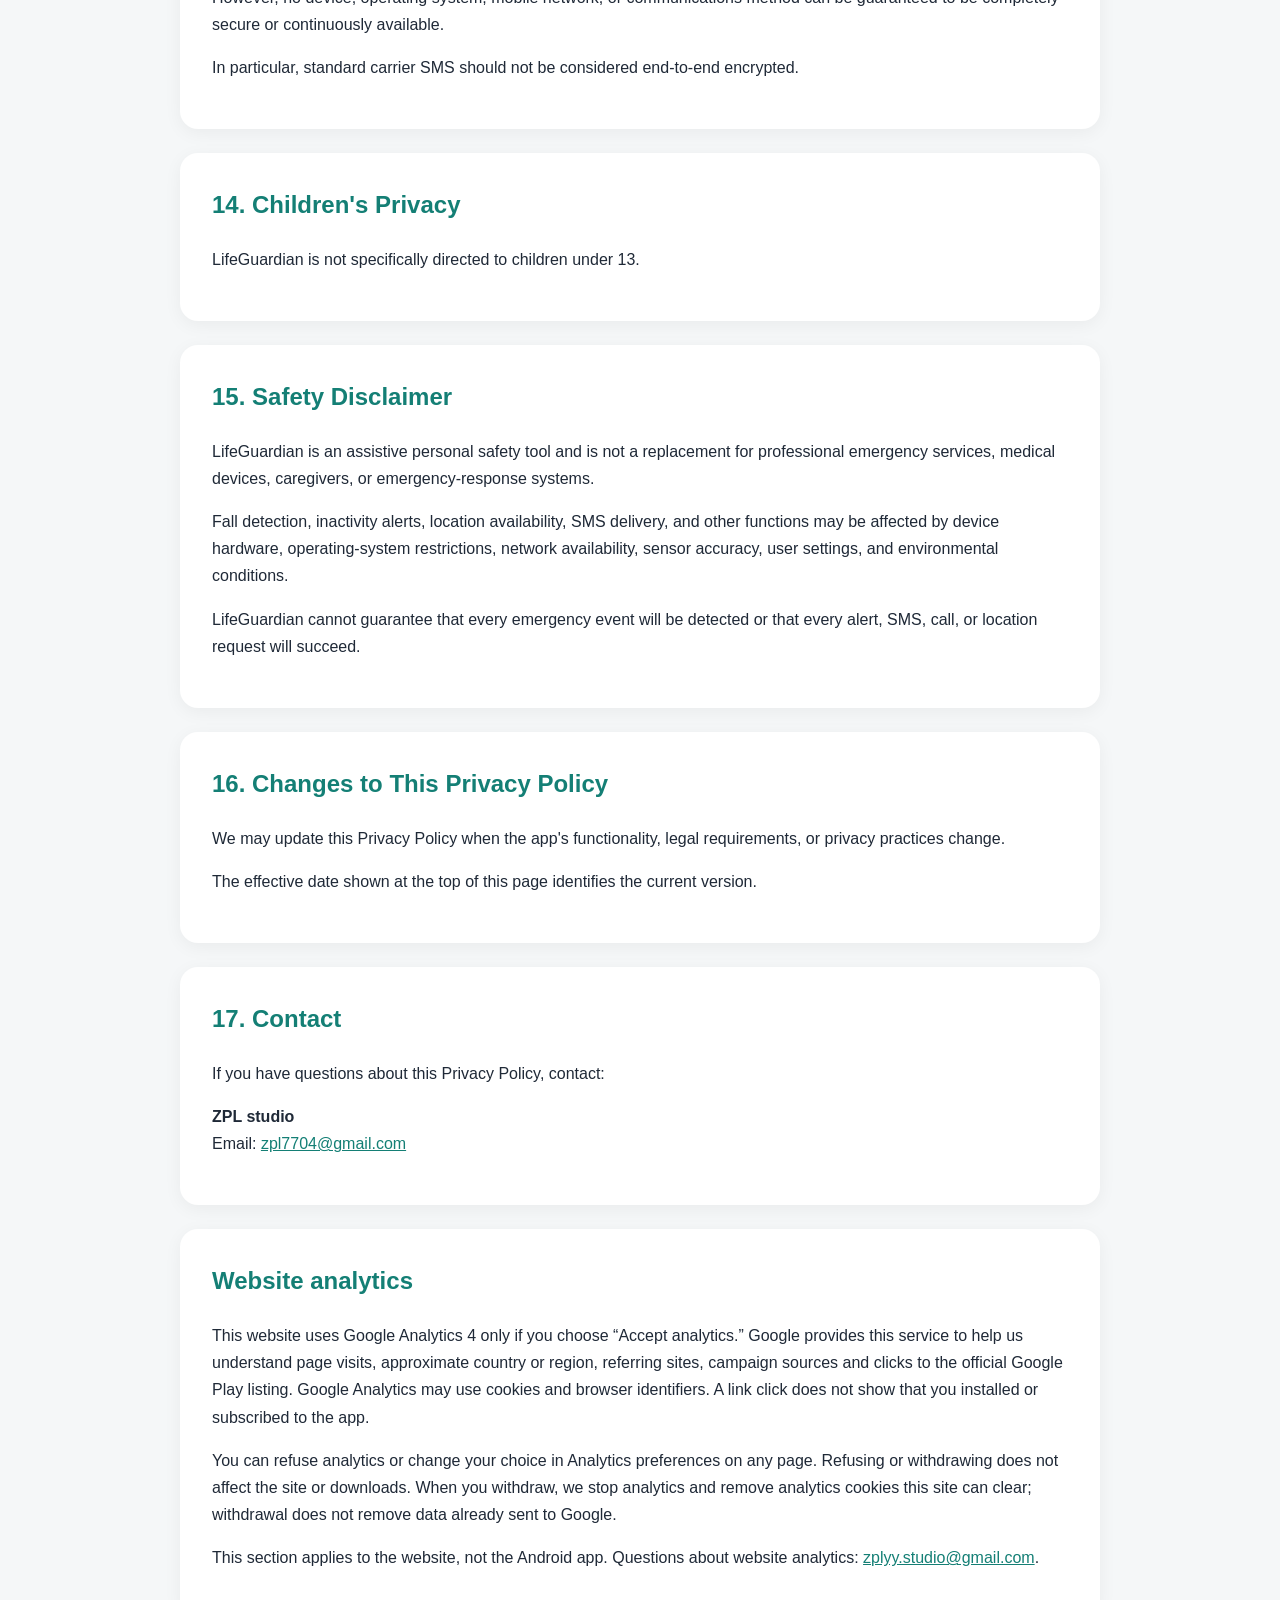
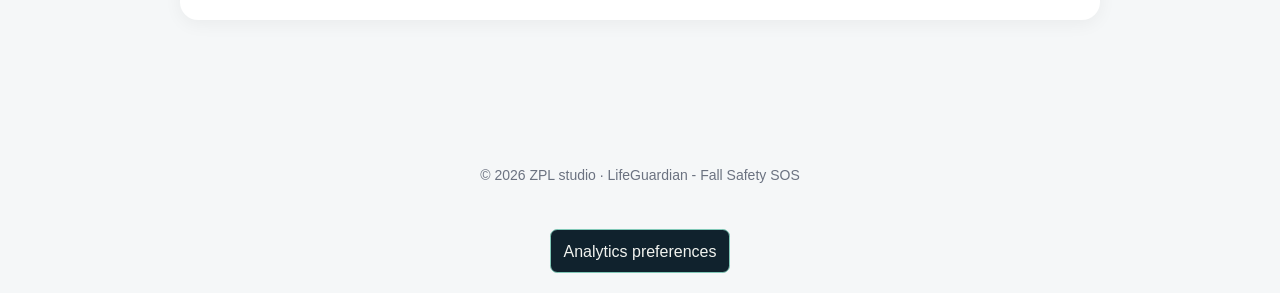
<file: privacy.html>
<!DOCTYPE html>
<html lang="en">
<head>
  <meta charset="UTF-8">
  <meta name="viewport" content="width=device-width, initial-scale=1.0">
  <title>Privacy Policy - LifeGuardian</title>
  <meta name="description" content="Privacy Policy for LifeGuardian - Fall Safety SOS">
  <style>
    * {
      box-sizing: border-box;
    }

    body {
      margin: 0;
      font-family: Arial, Helvetica, sans-serif;
      background: #f5f7f8;
      color: #1f2937;
      line-height: 1.7;
    }

    header {
      background: #147f75;
      color: white;
      padding: 48px 20px;
      text-align: center;
    }

    header h1 {
      margin: 0 0 10px;
      font-size: 38px;
    }

    header p {
      margin: 0;
      font-size: 18px;
    }

    main {
      max-width: 960px;
      margin: 40px auto;
      padding: 0 20px 50px;
    }

    .card {
      background: white;
      border-radius: 18px;
      padding: 32px;
      margin-bottom: 24px;
      box-shadow: 0 4px 18px rgba(0, 0, 0, 0.05);
    }

    h2 {
      color: #147f75;
      margin-top: 0;
    }

    h3 {
      color: #147f75;
    }

    a {
      color: #147f75;
      word-break: break-word;
    }

    .meta {
      color: #4b5563;
    }

    .back {
      display: inline-block;
      margin-bottom: 24px;
      text-decoration: none;
      font-weight: bold;
    }

    footer {
      text-align: center;
      padding: 30px 20px;
      color: #6b7280;
      font-size: 14px;
    }
  </style>
</head>

<body>

<header>
  <h1>Privacy Policy</h1>
  <p>LifeGuardian - Fall Safety SOS</p>
</header>

<main>

  <a class="back" href="./">← Back to LifeGuardian</a>

  <div class="card">
    <p class="meta">
      <strong>Effective Date:</strong> September 25, 2026<br>
      <strong>Developer:</strong> ZPL studio
    </p>

    <p>
      LifeGuardian - Fall Safety SOS ("LifeGuardian", "the app", "we", or "our")
      is designed as a privacy-first personal safety application.
    </p>

    <p>
      LifeGuardian does not require account registration or login and does not
      operate a developer cloud server for storing your personal safety data.
      Core safety detection and processing are performed locally on your device.
    </p>
  </div>

  <div class="card">
    <h2>1. Information and Data Processing</h2>

    <p>
      LifeGuardian is designed to minimize data collection. The app does not
      collect personal information for advertising, behavioral tracking, or
      profiling.
    </p>

    <p>
      The app does not use advertising identifiers and does not sell personal
      information.
    </p>
  </div>

  <div class="card">
    <h2>2. Location Information</h2>

    <p>
      LifeGuardian may use your device location to provide location information
      in an emergency SMS sent to your selected emergency contact.
    </p>

    <p>
      When Guardian protection is manually enabled, LifeGuardian may run an
      Android foreground service and perform low-frequency location maintenance.
      The most recent trusted location may be stored locally on your device.
    </p>

    <p>
      LifeGuardian does not create a continuous route history and does not upload
      your location history to a developer-controlled server.
    </p>

    <p>
      LifeGuardian does not request Android
      <code>ACCESS_BACKGROUND_LOCATION</code>.
    </p>

    <h3>Emergency location states</h3>

    <p>
      Depending on availability and freshness, an emergency message may contain:
    </p>

    <ul>
      <li>
        <strong>Current location:</strong> a recent trusted location, together
        with a map link.
      </li>
      <li>
        <strong>Last location:</strong> a recent previously trusted location,
        together with its original acquisition time and a map link.
      </li>
      <li>
        <strong>Location unavailable:</strong> when no sufficiently recent
        trusted location is available, the emergency SMS is still sent without
        a location link.
      </li>
    </ul>

    <p>
      Location availability and accuracy depend on the device, operating system,
      satellite visibility, Wi-Fi, cellular network conditions, Google Play
      services, and the surrounding environment.
    </p>

    <p>
      Failure to obtain location information does not prevent an established,
      non-cancelled emergency alert from sending an SMS.
    </p>
  </div>

  <div class="card">
    <h2>3. Motion and Sensor Data</h2>

    <p>
      LifeGuardian may use motion sensors such as the accelerometer and gyroscope
      for functions including possible fall detection.
    </p>

    <p>
      Sensor processing is performed locally on the device. LifeGuardian does not
      upload raw motion sensor data to a developer-controlled server.
    </p>
  </div>

  <div class="card">
    <h2>4. Emergency SMS</h2>

    <p>
      When an emergency alert is confirmed and not cancelled, LifeGuardian may
      send an SMS from your device through your mobile carrier to the emergency
      contact you selected.
    </p>

    <p>
      The developer does not receive a copy of your emergency SMS.
    </p>

    <p>
      Standard carrier SMS is not guaranteed to be end-to-end encrypted or
      encrypted in transit. SMS delivery and security depend on your mobile
      carrier and the telecommunications network.
    </p>
  </div>

  <div class="card">
    <h2>5. Emergency Contact Information</h2>

    <p>
      The emergency contact information you enter is stored locally on your
      device and is used to perform safety functions such as emergency SMS and
      dialing.
    </p>

    <p>
      LifeGuardian does not upload your general contacts list to a
      developer-controlled server.
    </p>
  </div>

  <div class="card">
    <h2>6. Emergency Calling</h2>

    <p>
      After an SOS or other supported emergency workflow, LifeGuardian may open
      the phone dialer with your selected emergency contact number to help you
      place a call quickly.
    </p>
  </div>

  <div class="card">
    <h2>7. Foreground Service, Notifications and System Settings</h2>

    <p>
      LifeGuardian may use Android foreground services and persistent
      notifications when Guardian protection is active.
    </p>

    <p>
      The app may also guide you to Android system settings related to
      notifications, battery optimization, background operation, overlays, or
      other permissions needed for safety functions.
    </p>
  </div>

  <div class="card">
    <h2>8. Local Storage</h2>

    <p>
      LifeGuardian may store information locally on your device, including:
    </p>

    <ul>
      <li>App settings and preferences</li>
      <li>Your selected emergency contact</li>
      <li>The most recent trusted location and its original timestamp</li>
      <li>Limited local alert history where applicable</li>
    </ul>

    <p>
      Android application-data backup is disabled for LifeGuardian.
    </p>
  </div>

  <div class="card">
    <h2>9. Subscriptions and Google Play Billing</h2>

    <p>
      LifeGuardian may offer subscriptions through Google Play Billing.
    </p>

    <p>
      Payment processing is handled by Google Play. LifeGuardian does not receive
      or store your full credit card or bank account details.
    </p>

    <p>
      Google's own privacy and payment policies apply to transactions processed
      by Google Play.
    </p>
  </div>

  <div class="card">
    <h2>10. Third-Party Platform Services</h2>

    <p>
      Android and Google services may assist the device in determining location
      using technologies such as GPS/GNSS, Wi-Fi, cellular networks, and Google
      Play services.
    </p>

    <p>
      These platform services operate under their own privacy policies.
    </p>

    <p>
      LifeGuardian may generate a Google Maps URL from location coordinates.
      The coordinates are not uploaded to a developer-controlled server.
      If you choose to open a map link, Google Maps or your browser may process
      the link under its own privacy policy.
    </p>
  </div>

  <div class="card">
    <h2>11. Data Sharing and Sale</h2>

    <p>
      LifeGuardian does not sell your personal information.
    </p>

    <p>
      LifeGuardian does not operate a developer-controlled server that receives
      your location history, emergency contacts, motion sensor data, SMS inbox,
      or call logs.
    </p>

    <p>
      Emergency SMS messages are sent directly from your device through your
      mobile carrier to the emergency contact you choose.
    </p>
  </div>

  <div class="card">
    <h2>12. Data Deletion</h2>

    <p>
      Because LifeGuardian primarily stores app data locally, you can remove
      locally stored information by using available in-app controls, clearing the
      app's storage in Android settings, or uninstalling the app.
    </p>

    <p>
      LifeGuardian does not maintain a developer cloud account containing your
      personal safety data.
    </p>
  </div>

  <div class="card">
    <h2>13. Security</h2>

    <p>
      LifeGuardian is designed to minimize external transmission of personal
      safety data by processing core safety functions locally on your device.
    </p>

    <p>
      However, no device, operating system, mobile network, or communications
      method can be guaranteed to be completely secure or continuously
      available.
    </p>

    <p>
      In particular, standard carrier SMS should not be considered
      end-to-end encrypted.
    </p>
  </div>

  <div class="card">
    <h2>14. Children's Privacy</h2>

    <p>
      LifeGuardian is not specifically directed to children under 13.
    </p>
  </div>

  <div class="card">
    <h2>15. Safety Disclaimer</h2>

    <p>
      LifeGuardian is an assistive personal safety tool and is not a replacement
      for professional emergency services, medical devices, caregivers, or
      emergency-response systems.
    </p>

    <p>
      Fall detection, inactivity alerts, location availability, SMS delivery,
      and other functions may be affected by device hardware, operating-system
      restrictions, network availability, sensor accuracy, user settings, and
      environmental conditions.
    </p>

    <p>
      LifeGuardian cannot guarantee that every emergency event will be detected
      or that every alert, SMS, call, or location request will succeed.
    </p>
  </div>

  <div class="card">
    <h2>16. Changes to This Privacy Policy</h2>

    <p>
      We may update this Privacy Policy when the app's functionality, legal
      requirements, or privacy practices change.
    </p>

    <p>
      The effective date shown at the top of this page identifies the current
      version.
    </p>
  </div>

  <div class="card">
    <h2>17. Contact</h2>

    <p>
      If you have questions about this Privacy Policy, contact:
    </p>

    <p>
      <strong>ZPL studio</strong><br>
      Email:
      <a href="mailto:zpl7704@gmail.com">zpl7704@gmail.com</a>
    </p>
  </div>

  <section class="card" id="website-analytics" aria-labelledby="website-analytics-title">
    <h2 id="website-analytics-title">Website analytics</h2>
    <p>This website uses Google Analytics 4 only if you choose “Accept analytics.” Google provides this service to help us understand page visits, approximate country or region, referring sites, campaign sources and clicks to the official Google Play listing. Google Analytics may use cookies and browser identifiers. A link click does not show that you installed or subscribed to the app.</p>
    <p>You can refuse analytics or change your choice in Analytics preferences on any page. Refusing or withdrawing does not affect the site or downloads. When you withdraw, we stop analytics and remove analytics cookies this site can clear; withdrawal does not remove data already sent to Google.</p>
    <p>This section applies to the website, not the Android app. Questions about website analytics: <a href="mailto:zplyy.studio@gmail.com">zplyy.studio@gmail.com</a>.</p>
  </section>
</main>

<footer>
  © 2026 ZPL studio · LifeGuardian - Fall Safety SOS
</footer>

<section class="analytics-choice" id="analytics-choice" aria-labelledby="analytics-title" hidden>
  <h2 id="analytics-title">Website analytics</h2>
  <p>Allow optional Google Analytics? Your choice does not affect the site or Google Play downloads. <a href="#website-analytics">Privacy details</a></p>
  <button type="button" data-analytics-accept>Accept analytics</button>
  <button type="button" data-analytics-reject>Reject analytics</button>
  <p id="analytics-status" role="status"></p>
</section>
<div class="analytics-footer"><button id="analytics-preferences" type="button" aria-controls="analytics-choice" aria-expanded="false">Analytics preferences</button></div>
<link rel="stylesheet" href="analytics.css">
<script src="analytics.js" defer></script>
</body>
</html>
</file>
<file: styles.css>
/* V4 Ocean Mist. V3 geometry and motion are retained. */
:root {
  --bg:#10222D; --surface:#193440; --ink:#F1F3EF; --muted:#B4C6CC;
  --green:#80C8B7; --line:#506D79; --paper:#284A56; --dark:#10222D;
  --sans:ui-sans-serif,-apple-system,BlinkMacSystemFont,"Segoe UI",sans-serif;
  --serif:Georgia,"Times New Roman",serif;
  color-scheme:dark;
}
* { box-sizing:border-box; }
html { scroll-behavior:smooth; scroll-padding-top:110px; }
body { margin:0; background:var(--bg); color:var(--ink); font:18px/1.7 var(--sans); -webkit-font-smoothing:antialiased; }
h1,h2,h3,p,figure { margin:0; }
h1,h2 { font-weight:450; line-height:1.03; letter-spacing:-.065em; }
h2 { font-size:clamp(42px,4.6vw,78px); }
h3 { font-weight:500; font-size:28px; line-height:1.2; letter-spacing:-.035em; }
p+p { margin-top:20px; }
img { display:block; max-width:100%; height:auto; }
a { color:inherit; text-underline-offset:6px; }
button,input { font:inherit; }
button { cursor:pointer; color:inherit; border:0; }
button,a { touch-action:manipulation; }
button:focus-visible,a:focus-visible,input:focus-visible,summary:focus-visible,video:focus-visible { outline:3px solid #a8d6ff; outline-offset:6px; }
[hidden] { display:none!important; }
section[id],article[id] { scroll-margin-top:20px; }
.wrap { width:min(100%,1800px); padding-inline:clamp(24px,4vw,80px); margin-inline:auto; }
.small { font-size:14px; line-height:1.75; color:var(--muted); }
.eyebrow { color:var(--green); font-size:11px; font-weight:600; letter-spacing:.15em; text-transform:uppercase; margin-bottom:25px; }
.sr-only { position:absolute; width:1px; height:1px; padding:0; margin:-1px; overflow:hidden; clip:rect(0,0,0,0); white-space:nowrap; }
.skip-link { position:fixed; z-index:100; top:8px; left:20px; padding:12px; color:var(--bg); background:var(--green); transform:translateY(-160%); }
.skip-link:focus { transform:none; }
.reading-progress { position:fixed; top:0; left:0; right:0; height:3px; z-index:40; background:#ffffff08; pointer-events:none; }
.reading-progress span { display:block; width:100%; height:100%; background:var(--green); transform:scaleX(0); transform-origin:left; }
.site-header { position:sticky; top:0; z-index:30; height:94px; padding:0 clamp(24px,4vw,80px); display:flex; justify-content:space-between; align-items:center; gap:30px; border-bottom:1px solid #ffffff14; background:#071718f2; backdrop-filter:blur(12px); }
.wordmark { min-height:44px; display:inline-flex; align-items:center; gap:12px; color:var(--ink); font-size:23px; font-weight:650; letter-spacing:-.05em; text-decoration:none; white-space:nowrap; }
.wordmark img { border-radius:10px; }
.wordmark-dot { color:var(--green); }
#primary-nav { display:flex; align-items:center; gap:30px; font-size:13px; }
#primary-nav a { display:flex; align-items:center; min-height:44px; text-decoration:none; }
#primary-nav a:hover { color:var(--green); }
#primary-nav a[aria-current="location"] { color:var(--green); }
#primary-nav .nav-download { border:1px solid #c5ef9b90; border-radius:30px; padding:0 22px; min-height:46px; gap:24px; color:var(--green); transition:background .2s,color .2s; }
#primary-nav .nav-download:hover { background:var(--green); color:var(--bg); }
.menu-button { display:none; }
.mobile-download { display:none; }
.text-link { display:inline-flex; align-items:center; gap:32px; min-height:48px; font-size:14px; font-weight:550; border-bottom:1px solid currentColor; text-decoration:none; transition:gap .25s,color .25s; }
.text-link span { font-size:22px; }
.text-link:hover { gap:40px; color:var(--green); }
.button { display:inline-flex; align-items:center; justify-content:center; gap:24px; min-height:52px; padding:14px 24px; background:var(--green); color:var(--dark); border-radius:30px; font-size:15px; font-weight:600; transition:transform .25s,box-shadow .25s; }
.button:hover { transform:translateY(-3px); box-shadow:0 9px 28px #0002; }
.play-badge { display:inline-block; width:184px; min-height:62px; }
.play-badge img { width:100%; }

/* Hero: a lived-in scene, oversized typography and a quiet editorial baseline. */
.hero { display:grid; grid-template-columns:1.14fr 1fr; gap:20px 7%; padding-top:54px; padding-bottom:32px; align-items:center; }
.hero-copy { padding-block:40px; min-width:0; }
.hero .eyebrow { display:flex; align-items:center; gap:10px; font-size:10px; margin-bottom:38px; }
.status-dot { width:6px; height:6px; border-radius:50%; background:var(--green); flex:none; }
.hero h1 { font-size:clamp(58px,6.4vw,116px); line-height:1.01; letter-spacing:-.075em; }
.hero h1 em { display:inline-block; font-family:var(--serif); font-weight:400; color:var(--green); letter-spacing:-.065em; }
.hero-subtitle { font-size:clamp(20px,1.5vw,25px); line-height:1.45; max-width:460px; margin-top:36px; letter-spacing:-.02em; }
.intro { margin-top:20px; font-size:16px; color:var(--muted); max-width:430px; }
.hero-actions { display:flex; flex-wrap:wrap; align-items:center; gap:25px; margin-top:34px; }
.hero-facts { margin-top:20px; font-size:11px; max-width:460px; }
.hero-image { align-self:stretch; min-width:0; background:#18312a; border-radius:4px; display:flex; flex-direction:column; }
.hero-image>img { width:100%; height:clamp(510px,48vw,780px); object-fit:cover; object-position:center 72%; border-radius:4px 4px 0 0; }
.hero-image figcaption { display:flex; align-items:center; flex-wrap:wrap; gap:12px 20px; justify-content:space-between; padding:20px 24px; font-size:14px; }
.hero-image figcaption small { color:#c7d4ca; font-size:11px; }
.caption-line { display:none; }
.hero-edition { grid-column:1/-1; display:flex; justify-content:space-between; border-top:1px solid var(--line); padding-top:28px; margin-top:25px; font-size:9px; letter-spacing:.13em; color:var(--muted); }
.principles { display:flex; justify-content:space-between; align-items:center; gap:25px; padding-top:34px; padding-bottom:38px; border-bottom:1px solid var(--line); font-size:12px; color:var(--muted); }
.principles p { font:italic 31px/1.2 var(--serif); color:var(--ink); }
.principles span { display:flex; gap:14px; align-items:center; }
.principles span:before { content:"+"; font-size:19px; color:var(--green); }

/* Each story has two non-overlapping Grid columns. All phone positioning is static. */
.story-section { padding-top:100px; padding-bottom:110px; }
.chapter-line { border-bottom:1px solid var(--line); display:flex; justify-content:space-between; align-items:center; gap:20px; padding-bottom:22px; margin-bottom:56px; font-size:10px; letter-spacing:.14em; color:var(--muted); }
.chapter-line>span:first-child { color:var(--green); }
.story-grid { display:grid; grid-template-columns:1fr 1fr; gap:5%; align-items:start; }
.story-scene { min-width:0; align-self:start; }
.story-scene>img { width:100%; height:auto; max-height:1040px; object-fit:contain; object-position:center; background:#132727; border-radius:4px; }
.story-scene figcaption { display:flex; justify-content:space-between; gap:15px; flex-wrap:wrap; border-top:1px solid var(--line); padding-top:20px; margin-top:22px; font-size:14px; }
.story-scene figcaption small { display:block; color:var(--muted); font-size:11px; }
.story-detail { min-width:0; display:grid; grid-template-columns:minmax(155px,.8fr) minmax(0,1.2fr); gap:28px; align-items:center; padding-top:30px; }
.ui-exhibit { min-width:0; text-align:center; padding:25px 10px; overflow:hidden; background:radial-gradient(ellipse at center,#426b4222,transparent 70%); }
.exhibit-index { display:block; font-size:11px; color:var(--muted); font-variant-numeric:tabular-nums; letter-spacing:.14em; margin-bottom:22px; }
.phone-capture { display:block; position:static; width:min(100%,220px); padding:7px; margin-inline:auto; border:1px solid #7d958755; border-radius:24px; background:#122527; box-shadow:0 22px 52px #0003; transition:box-shadow .3s,transform .3s; }
.phone-capture img { width:100%; height:auto; border-radius:16px; }
.phone-capture:hover { transform:translateY(-4px); box-shadow:0 28px 60px #0004; }
.capture-label { font-size:9px; letter-spacing:.11em; font-weight:650; color:var(--green); margin-top:22px; }
.capture-label span { margin-left:10px; }
.capture-hint { font-size:11px; color:var(--muted); margin-top:7px; }
.story-copy { min-width:0; }
.story-copy .eyebrow { font-size:10px; margin-bottom:22px; }
.story-copy h2 { font-size:clamp(40px,3.05vw,58px); letter-spacing:-.055em; line-height:1.08; }
.story-copy>p:not(.eyebrow) { font-size:16px; margin-top:26px; }
.story-copy>p.small { font-size:13px; }
.story-copy .text-link { font-size:13px; gap:18px; margin-top:25px; }
.countdown-note { margin-block:30px; padding-block:22px; border-block:1px solid var(--line); }
.countdown-note strong { display:flex; gap:14px; align-items:baseline; font-size:76px; line-height:1; font-weight:350; letter-spacing:-.07em; color:var(--green); font-variant-numeric:tabular-nums; }
.countdown-note strong span { font-size:10px; letter-spacing:.08em; font-weight:500; text-transform:uppercase; }
.countdown-note p { margin-top:18px; font-size:14px; }
.light-section { background:linear-gradient(155deg,#193440,#203F4B 70%,#193440); color:var(--ink); color-scheme:dark; }
.light-section .story-scene>img { background:#193440; }
.light-section .phone-capture { background:#10222D; border-color:#63818B; }
.light-section :focus-visible,.film-section :focus-visible { outline-color:#80C8B7; }
.mirror .story-scene { grid-column:2; grid-row:1; }
.mirror .story-detail { grid-column:1; grid-row:1; }

/* Open, spacious secondary chapters instead of repeated feature cards. */
.sos-section { padding-block:120px; }
.sos-heading { max-width:1000px; }
.sos-heading h2 { max-width:950px; }
.sos-heading>p:not(.eyebrow) { max-width:640px; margin-top:32px; font-size:19px; }
.sos-layout { display:grid; grid-template-columns:.85fr 1.15fr; gap:10%; margin-top:65px; align-items:center; }
.sos-copy h3 { margin-bottom:20px; }
.sos-copy p { font-size:16px; color:var(--muted); }
.outline-number { display:block; font-size:110px; line-height:1; font-weight:300; letter-spacing:-.07em; color:var(--green); margin-bottom:30px; }
.notice { border-left:1px solid var(--green); padding-left:22px; margin-top:28px; color:var(--muted); font-size:14px; }
.sos-screens { display:grid; grid-template-columns:1fr 32px 1fr; gap:14px; align-items:center; padding:50px 30px; border-block:1px solid var(--line); background:radial-gradient(ellipse at center,#1e3c2d,transparent 70%); }
.capture-button { background:none; padding:0; transition:transform .3s; }
.capture-button:hover { transform:translateY(-5px); }
.capture-button img { width:100%; }
.connection-line { text-align:center; color:var(--green); }
.capture-caption { grid-column:1/-1; text-align:center; font-size:12px; padding-top:25px; }
.section-heading { max-width:1050px; margin-bottom:60px; }
.section-heading>p:not(.eyebrow) { margin-top:32px; max-width:660px; color:var(--muted); font-size:17px; }
.setup-section { padding-block:115px; background:linear-gradient(135deg,#19352c,#0d2927); }
.setup-layout { display:grid; grid-template-columns:1fr 1fr; gap:9%; align-items:start; }
.setup-steps { list-style:none; margin:0; padding:0; border-top:1px solid #61806b60; }
.setup-steps button { width:100%; min-height:88px; padding:18px 16px; display:flex; align-items:center; gap:30px; text-align:left; background:transparent; border-bottom:1px solid #61806b60; font-size:19px; transition:background .3s,padding .3s; }
.setup-steps button>span:first-child { font-size:11px; font-variant-numeric:tabular-nums; color:var(--muted); }
.setup-steps button>span:last-child { margin-left:auto; }
.setup-steps button.active { color:var(--green); padding-left:26px; background:#c5ef9b0b; }
.setup-steps button:hover { background:#c5ef9b0b; }
.setup-panel { padding:36px 0; border-top:1px solid #61806b60; min-height:450px; }
.step-counter { font-size:11px; letter-spacing:.15em; color:var(--green); }
.setup-panel h3 { font-size:32px; margin-block:20px 26px; }
.setup-panel>p { font-size:16px; }
.setup-panel .small { font-size:14px; }
.setup-panel figure { margin-top:28px; }
.setup-panel figure img { width:100%; max-height:340px; object-fit:contain; background:#102824; border-radius:4px; }
.setup-panel figcaption { font-size:12px; margin-top:10px; line-height:1.7; color:var(--muted); }
.setup-footnote { font-size:12px!important; color:var(--muted); margin-top:25px; padding-top:22px; border-top:1px solid var(--line); }
.guides { padding-block:120px; }
.guide-card { display:grid; grid-template-columns:1fr 1fr; gap:10%; padding-block:55px; border-top:1px solid var(--line); }
.guide-card:last-child { border-bottom:1px solid var(--line); }
.guide-card h3 { font-size:42px; line-height:1.1; }
.guide-card h3+p { margin-top:25px; max-width:540px; font-size:17px; }
.guide-card .small { font-size:14px; }
.guide-control { min-width:0; padding:34px; background:linear-gradient(135deg,#18332d,#112929); border:1px solid #38534466; border-radius:8px; align-self:center; }
.guide-control>label { display:flex; align-items:center; justify-content:space-between; flex-wrap:wrap; gap:10px; font-size:14px; }
.guide-control output { color:var(--green); font-size:30px; letter-spacing:-.035em; font-variant-numeric:tabular-nums; white-space:nowrap; }
input[type=range] { width:100%; accent-color:var(--green); min-height:44px; cursor:pointer; margin:20px 0 0; }
.range-extremes { display:flex; justify-content:space-between; gap:10px; color:var(--muted); font-size:11px; }
.interactive-result { border-left:2px solid var(--green); padding-left:20px; margin-block:28px; color:var(--muted); font-size:15px; }
.interactive-result strong { color:var(--ink); font-weight:500; font-size:19px; }
.interactive-result p { margin-top:12px; }
.time-fields { display:flex; gap:24px; }
.time-fields label { flex:1; min-width:0; font-size:13px; }
.time-fields input { width:100%; min-width:0; height:56px; margin-top:10px; background:#19392e; color:var(--ink); border:1px solid #637d69; border-radius:4px; font-size:24px; padding:10px; font-variant-numeric:tabular-nums; }
.sleep-drag-controls { margin-top:25px; }
.sleep-drag-controls label { display:block; color:var(--muted); font-size:12px; }
.sleep-drag-controls input { margin-top:0; }
.day-labels { display:flex; justify-content:space-between; color:var(--muted); font-size:10px; margin-top:30px; }
.day-track { position:relative; height:35px; background:#82aa78; border-radius:4px; overflow:hidden; margin-top:10px; }
.sleep-segment { position:absolute; top:0; bottom:0; background:#36516e; transition:left .35s ease,width .35s ease; }
.legend { display:flex; flex-wrap:wrap; gap:12px 20px; font-size:11px; margin-top:18px; color:var(--muted); }
.legend span { display:flex; align-items:center; gap:8px; }
.legend i { display:block; height:8px; width:8px; border-radius:2px; background:#82aa78; }
.legend .legend-paused { background:#36516e; }
.film-section { padding-block:110px; background:linear-gradient(135deg,#193440,#284A56); color:var(--ink); color-scheme:dark; }
.film-section .eyebrow { color:var(--green); }
.film-layout { display:grid; grid-template-columns:1.15fr .75fr; gap:12%; align-items:center; }
.film-layout h2+p { margin-top:30px; max-width:600px; }
.film-layout .small { font-size:13px; margin-top:20px; max-width:420px; }
.disclosure { margin-block:30px; padding-left:20px; border-left:1px solid #2d5734; font-size:14px; font-weight:600; }
.disclosure span { font-size:13px; font-weight:400; }
.film-layout .button { background:var(--green); color:var(--dark); }
.film-frame { width:100%; max-width:480px; justify-self:end; background:#0a1c20; border-radius:6px; overflow:hidden; box-shadow:0 20px 55px #102d241c; }
.film-frame video { width:100%; height:auto; display:block; }
.transcript { margin-top:45px; padding-top:15px; border-top:1px solid #bbc4b8; font-size:15px; }
.transcript summary { min-height:52px; padding:12px 0; cursor:pointer; }
.transcript>div { max-width:850px; padding-block:22px; }
.questions-section { display:grid; grid-template-columns:1fr 1.1fr; gap:10%; padding-block:120px; }
.questions-intro>p:not(.eyebrow) { color:var(--muted); font-size:17px; margin-top:28px; }
.questions-intro .text-link { margin-top:30px; }
.faq-list details { border-top:1px solid var(--line); }
.faq-list details:last-child { border-bottom:1px solid var(--line); }
.faq-list summary { position:relative; cursor:pointer; list-style:none; padding:25px 36px 25px 0; font-size:18px; line-height:1.5; }
.faq-list summary::-webkit-details-marker { display:none; }
.faq-list summary:after { position:absolute; content:"+"; right:0; top:20px; color:var(--green); font-size:27px; font-weight:300; }
.faq-list details[open] summary:after { content:"−"; }
.faq-list details p { padding:0 20px 28px 0; font-size:15px; color:var(--muted); }
.download-section { text-align:center; padding-block:90px; border-block:1px solid #61806b55; background:radial-gradient(ellipse at center,#23412e,transparent 70%); }
.download-section>img { margin:0 auto 30px; border-radius:22px; }
.download-section h2 { font-size:clamp(44px,5vw,82px); }
.download-section h2+p { margin-top:30px; color:var(--muted); font-size:17px; }
.download-section .play-badge { width:200px; margin-top:25px; }
.download-section .small { font-size:13px; }
.site-footer { padding-block:55px 28px; display:flex; justify-content:space-between; align-items:center; flex-wrap:wrap; gap:30px; }
.site-footer .wordmark { font-size:20px; }
.site-footer>div { display:flex; flex-wrap:wrap; align-items:center; gap:30px; font-size:13px; }
.site-footer>div>a,.site-footer button { min-height:44px; display:flex; align-items:center; }
.site-footer button { background:none; color:var(--muted); padding:0; font-size:13px; text-decoration:underline; text-underline-offset:4px; }
.site-footer>p { width:100%; border-top:1px solid var(--line); padding-top:25px; color:var(--muted); font-size:11px; }
dialog { background:var(--bg); color:var(--ink); border:1px solid var(--line); border-radius:8px; padding:25px; width:min(92vw,800px); max-height:94vh; }
dialog::backdrop { background:#000c; backdrop-filter:blur(6px); }
/* Ocean Mist surfaces: adjacent blue-grey tones, never white/black chapter flips. */
.site-header { background:#10222Df5; }
#primary-nav .nav-download,.mobile-download { border-color:#80C8B7; }
.hero-image { background:#193440; }
.hero-image figcaption small { color:var(--muted); }
.story-scene { border-radius:12px; background:linear-gradient(150deg,#284A56,#193440); padding:8px; box-shadow:0 20px 65px #10222D30; }
.story-scene>img { background:#193440; border-radius:7px; mask-image:linear-gradient(to bottom,transparent,#000 1.5%,#000 98.5%,transparent); }
.story-scene figcaption { padding:18px 10px 8px; margin-top:0; border-top:0; }
.ui-exhibit { background:radial-gradient(ellipse at center,#80C8B71c,transparent 72%); }
.phone-capture { background:#10222D; border-color:#63818B; }
.sos-screens { background:radial-gradient(ellipse at center,#284A56,transparent 72%); }
.sos-section .outline-number,.sos-section .notice { --green:#E1C78F; }
.setup-section { background:linear-gradient(135deg,#193440,#284A56 60%,#193440); }
.setup-steps,.setup-steps button,.setup-panel { border-color:var(--line); }
.setup-steps button.active,.setup-steps button:hover { background:#80C8B712; }
.setup-panel figure img { background:#10222D; }
.guide-control { background:linear-gradient(135deg,#193440,#203F4B); border-color:#63818B; }
.time-fields input { background:#10222D; border-color:#839EA7; }
.day-track,.legend i { background:#80C8B7; }
.sleep-segment,.legend .legend-paused { background:#10222D; }
.disclosure { border-color:var(--green); }
.transcript { border-color:var(--line); }
.download-section { border-color:var(--line); background:radial-gradient(ellipse at center,#284A56,#193440 80%); }
.menu-button { border-color:#839EA7; }
.dialog-heading { display:flex; align-items:center; justify-content:space-between; gap:20px; margin-bottom:20px; }
.dialog-heading h2 { font-size:22px; letter-spacing:-.025em; }
#dialog-image { width:auto; max-width:100%; max-height:64vh; margin-inline:auto; object-fit:contain; }
dialog .small { margin-top:20px; }
dialog .text-link { font-size:13px; }

/* Animation is applied only at entry by the Web Animations API.
   No pending/hidden content class: if JavaScript or IO fails, the page stays readable. */
[data-reveal] { backface-visibility:hidden; }
.reduce-motion,.reduce-motion * { scroll-behavior:auto!important; transition:none!important; }
.reduce-motion .button:hover,.reduce-motion .phone-capture:hover,.reduce-motion .capture-button:hover { transform:none; }

@media (min-width:1500px) and (min-height:1250px) {
  .story-scene { position:sticky; top:122px; }
  .story-detail { padding-top:60px; }
}
@media (max-width:1450px) {
  .hero h1 { font-size:clamp(60px,6vw,87px); }
  .story-detail { grid-template-columns:minmax(155px,.8fr) minmax(0,1.2fr); gap:24px; }
  .story-copy h2 { font-size:46px; }
  .story-copy>p:not(.eyebrow) { font-size:17px; }
  .story-copy>p.small { font-size:14px; }
  .phone-capture { padding:5px; border-radius:20px; }
  .phone-capture img { border-radius:14px; }
}
@media (max-width:1100px) {
  #primary-nav { gap:18px; font-size:12px; }
  .wordmark { font-size:21px; }
  .hero { gap:25px 5%; }
  .hero h1 { font-size:66px; }
  .story-grid { gap:5%; }
  .story-detail { display:flex; flex-direction:column; align-items:stretch; padding-top:0; gap:30px; }
  .ui-exhibit { padding-block:0; }
  .phone-capture { width:170px; }
  .story-copy h2 { font-size:46px; }
  .exhibit-index { margin-bottom:12px; }
  .capture-label { margin-top:15px; }
  .chapter-line { font-size:9px; }
  .setup-layout,.guide-card,.questions-section,.sos-layout { gap:6%; }
  .guide-control { padding:28px; }
  .time-fields { gap:15px; }
  .time-fields input { font-size:21px; }
}
@media (max-width:900px) {
  html { scroll-padding-top:95px; }
  .site-header { height:80px; }
  .menu-button { display:flex; align-items:center; gap:16px; padding:0 14px; min-height:44px; background:none; border:1px solid #627663; border-radius:30px; font-size:13px; }
  #primary-nav { display:none; position:absolute; top:80px; left:0; right:0; padding:20px 24px; background:var(--bg); border-bottom:1px solid var(--line); flex-direction:column; align-items:stretch; gap:5px; font-size:17px; }
  #primary-nav.open { display:flex; }
  #primary-nav a { padding:8px 10px; min-height:50px; }
  #primary-nav .nav-download { margin-top:8px; justify-content:space-between; }
  .hero { grid-template-columns:1fr 1fr; padding-top:35px; }
  .hero h1 { font-size:54px; }
  .hero-image>img { height:570px; }
  .hero-image figcaption { padding:18px; font-size:13px; }
  .hero .eyebrow { font-size:9px; letter-spacing:.08em; margin-bottom:26px; }
  .hero-subtitle { font-size:20px; }
  .hero-actions { gap:16px; }
  .hero-actions .play-badge { width:160px; }
  .hero-actions .text-link { font-size:12px; gap:16px; }
  .principles { flex-wrap:wrap; justify-content:flex-start; gap:20px 30px; }
  .principles p { width:100%; }
  .story-grid { display:flex; flex-direction:column; gap:45px; }
  .story-scene { width:100%; position:static; }
  .story-scene>img { max-height:820px; background:transparent; }
  .story-detail { width:100%; display:contents; }
  .ui-exhibit { width:100%; padding:15px 0 0; }
  .phone-capture { width:230px; }
  .story-copy { width:100%; max-width:650px; align-self:center; }
  .story-copy h2 { font-size:58px; }
  .story-copy>p:not(.eyebrow) { font-size:18px; }
  .story-copy>p.small { font-size:15px; }
  .countdown-note { display:flex; align-items:center; gap:35px; }
  .countdown-note p { margin:0; font-size:16px; }
  .countdown-note strong { flex:none; flex-direction:column; gap:10px; }
  .setup-steps button { gap:18px; font-size:16px; }
  .setup-panel h3 { font-size:28px; }
  .guide-card { gap:5%; }
  .guide-control { padding:24px; }
  .guide-control output { font-size:25px; }
  .time-fields { gap:10px; }
  .time-fields input { font-size:18px; padding:8px; }
  .film-layout { gap:7%; }
}
@media (max-width:650px) {
  .wrap { padding-inline:24px; }
  .site-header { padding-inline:20px; gap:10px; }
  .site-header .wordmark { font-size:18px; gap:8px; }
  .site-header .wordmark img { width:32px; height:32px; }
  .menu-button { padding-inline:10px; gap:8px; font-size:12px; }
  .mobile-download { display:inline-flex; align-items:center; justify-content:center; gap:5px; min-height:44px; padding:0 9px; border:1px solid #c5ef9b88; color:var(--green); border-radius:24px; text-decoration:none; font-size:11px; white-space:nowrap; margin-left:auto; }
  .hero { display:grid; grid-template-columns:1fr; gap:18px; padding-top:26px; }
  .hero-copy { display:contents; }
  .hero .eyebrow { order:0; }
  .hero h1 { order:1; }
  .hero-image { order:2; }
  .hero-subtitle { order:3; }
  .hero .intro { order:4; }
  .hero-actions { order:5; }
  .hero-facts { order:6; }
  .hero-edition { order:7; }
  .hero h1 { font-size:clamp(47px,10.7vw,66px); letter-spacing:-.065em; }
  .hero .eyebrow { font-size:8px; letter-spacing:.09em; margin-bottom:4px; }
  .hero-subtitle { margin-top:10px; font-size:20px; }
  .intro { font-size:16px; margin-top:0; }
  .hero-actions { margin-top:7px; gap:16px; }
  .hero-actions .play-badge { width:160px; }
  .hero-actions .text-link { gap:12px; font-size:12px; }
  .hero-facts { font-size:11px; }
  .hero-image { width:100%; }
  .hero-image>img { height:auto; aspect-ratio:4/5; object-position:center 75%; }
  .hero-image figcaption { gap:8px; padding:18px 20px; }
  .hero-image figcaption small { display:block; width:100%; font-size:11px; }
  .hero-edition { width:100%; font-size:8px; gap:25px; line-height:1.7; margin-top:0; padding-top:22px; }
  .hero-edition>span:first-child { max-width:180px; }
  .principles { font-size:11px; padding-block:26px; gap:12px 23px; }
  .principles p { font-size:28px; }
  .principles span { gap:10px; }
  .story-section { padding-top:60px; padding-bottom:70px; }
  .chapter-line { align-items:flex-start; font-size:8px; padding-bottom:20px; margin-bottom:32px; letter-spacing:.1em; }
  .chapter-line>span:first-child { max-width:175px; }
  .chapter-line>span:last-child { text-align:right; max-width:100px; }
  .story-grid { gap:36px; }
  .story-scene>img { max-height:none; height:auto; width:100%; }
  .story-scene figcaption { font-size:13px; gap:8px; padding-top:16px; margin-top:18px; }
  .story-scene figcaption small { font-size:11px; }
  .phone-capture { width:215px; padding:7px; border-radius:25px; }
  .phone-capture img { border-radius:18px; }
  .ui-exhibit { padding-top:7px; }
  .exhibit-index { margin-bottom:18px; }
  .capture-label { margin-top:20px; }
  .story-copy h2 { font-size:46px; }
  .story-copy .eyebrow { margin-bottom:20px; }
  .story-copy>p:not(.eyebrow) { font-size:17px; }
  .story-copy>p.small { font-size:14px; }
  .countdown-note { gap:28px; padding-block:25px; }
  .countdown-note strong { font-size:70px; }
  .countdown-note p { font-size:15px; }
  h2 { font-size:44px; }
  .sos-section { padding-block:75px; }
  .sos-heading>p:not(.eyebrow) { font-size:17px; }
  .sos-layout { grid-template-columns:1fr; gap:35px; margin-top:35px; }
  .outline-number { font-size:85px; }
  .sos-screens { padding:30px 8px; gap:7px; grid-template-columns:1fr 24px 1fr; }
  .capture-caption { font-size:12px; }
  .setup-section { padding-block:75px; }
  .section-heading { margin-bottom:40px; }
  .section-heading>p:not(.eyebrow) { font-size:16px; }
  .setup-layout { grid-template-columns:1fr; gap:30px; }
  .setup-steps button { min-height:70px; gap:20px; padding-inline:5px; font-size:16px; }
  .setup-steps button.active { padding-left:15px; }
  .setup-panel { min-height:350px; padding-top:25px; }
  .setup-panel h3 { font-size:28px; }
  .guides { padding-block:75px; }
  .guide-card { grid-template-columns:1fr; gap:28px; padding-block:40px; }
  .guide-card h3 { font-size:37px; }
  .guide-card h3+p { font-size:17px; }
  .guide-control { padding:25px 21px; }
  .guide-control output { font-size:27px; }
  .interactive-result { font-size:14px; }
  .time-fields { gap:16px; }
  .time-fields input { font-size:21px; height:54px; }
  .range-extremes,.day-labels { font-size:10px; }
  .film-section { padding-block:75px; }
  .film-layout { grid-template-columns:1fr; gap:38px; }
  .film-layout h2+p { font-size:17px; }
  .film-frame { justify-self:center; max-width:420px; }
  .questions-section { grid-template-columns:1fr; gap:40px; padding-block:75px; }
  .faq-list summary { font-size:17px; }
  .download-section { padding-block:65px; }
  .download-section h2 { font-size:43px; }
  .site-footer { padding-top:35px; gap:20px; }
  .site-footer>div { gap:15px 25px; }
  .eyebrow { font-size:10px; }
  dialog { padding:20px; }
  .dialog-heading { gap:12px; }
  .dialog-heading h2 { font-size:18px; }
}
@media (max-width:380px) {
  .wrap { padding-inline:20px; }
  .hero h1 { font-size:43px; }
  .hero-actions { gap:12px; }
  .hero-actions .play-badge { width:149px; }
  .hero-actions .text-link { font-size:11px; gap:10px; }
  .story-copy h2 { font-size:43px; }
  .time-fields input { font-size:19px; }
}
@media (prefers-reduced-motion:reduce) {
  html,* { scroll-behavior:auto!important; transition:none!important; animation:none!important; }
  .button:hover,.phone-capture:hover,.capture-button:hover { transform:none; }
}
</file>
<file: analytics.css>
.analytics-choice[hidden] { display: none; }
.analytics-choice {
  position: fixed;
  z-index: 20;
  inset: auto 1rem 1rem;
  margin-inline: auto;
  max-width: 34rem;
  max-height: 75vh;
  overflow: auto;
  padding: 1rem;
  border: 1px solid #80c8b7;
  border-radius: .8rem;
  background: #193440;
  color: #f1f3ef;
  box-shadow: 0 .5rem 2rem #10222d66;
}
.analytics-choice h2 { font-size: 1.25rem; color: inherit; margin: 0; }
.analytics-choice p { color: inherit; margin: .5rem 0; }
.analytics-choice a { color: #b6e7db; }
.analytics-choice button, .analytics-footer button {
  min-height: 44px;
  padding: .45rem .8rem;
  margin: .15rem;
  font: inherit;
  border: 1px solid #80c8b7;
  border-radius: .45rem;
  background: #10222d;
  color: #f1f3ef;
  cursor: pointer;
}
.analytics-choice button:focus-visible, .analytics-footer button:focus-visible { outline: 3px solid #80c8b7; outline-offset: 2px; }
.analytics-footer { text-align: center; padding: .6rem 1rem 1.1rem; }
</file>
